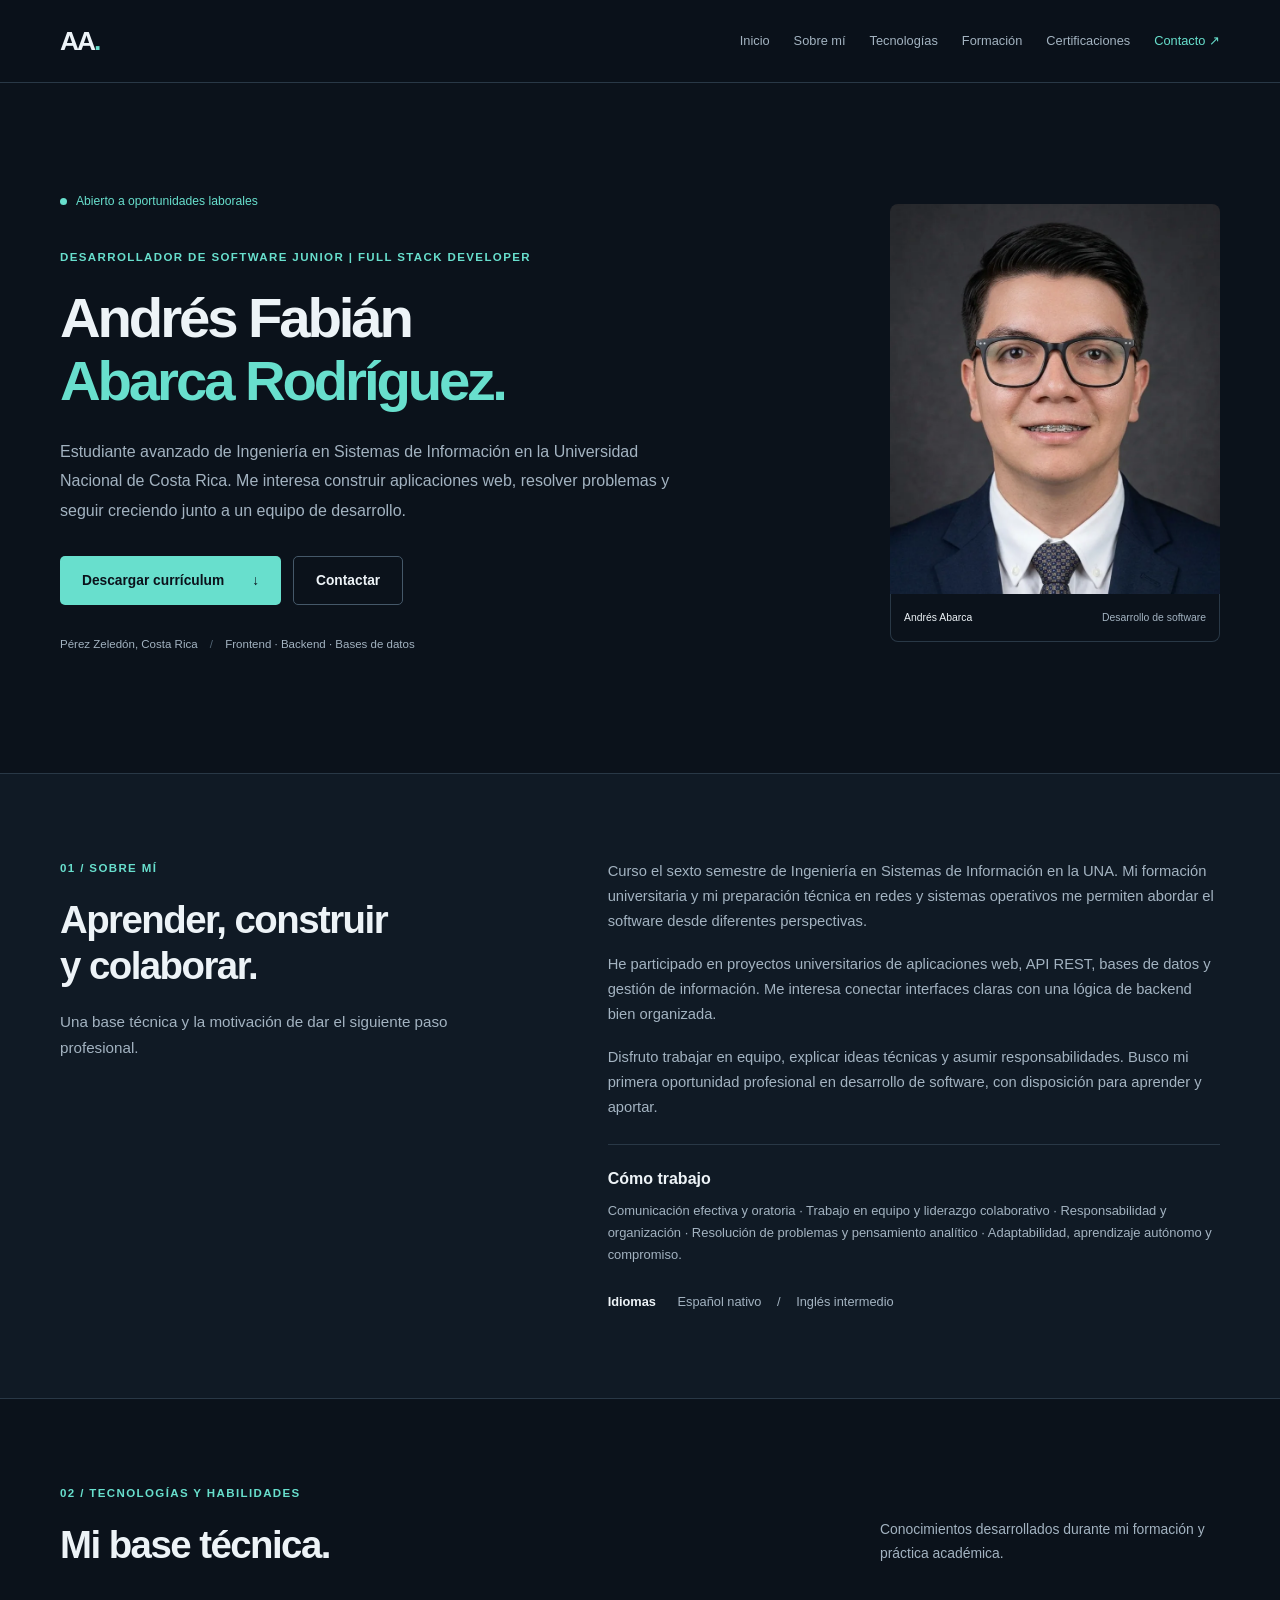
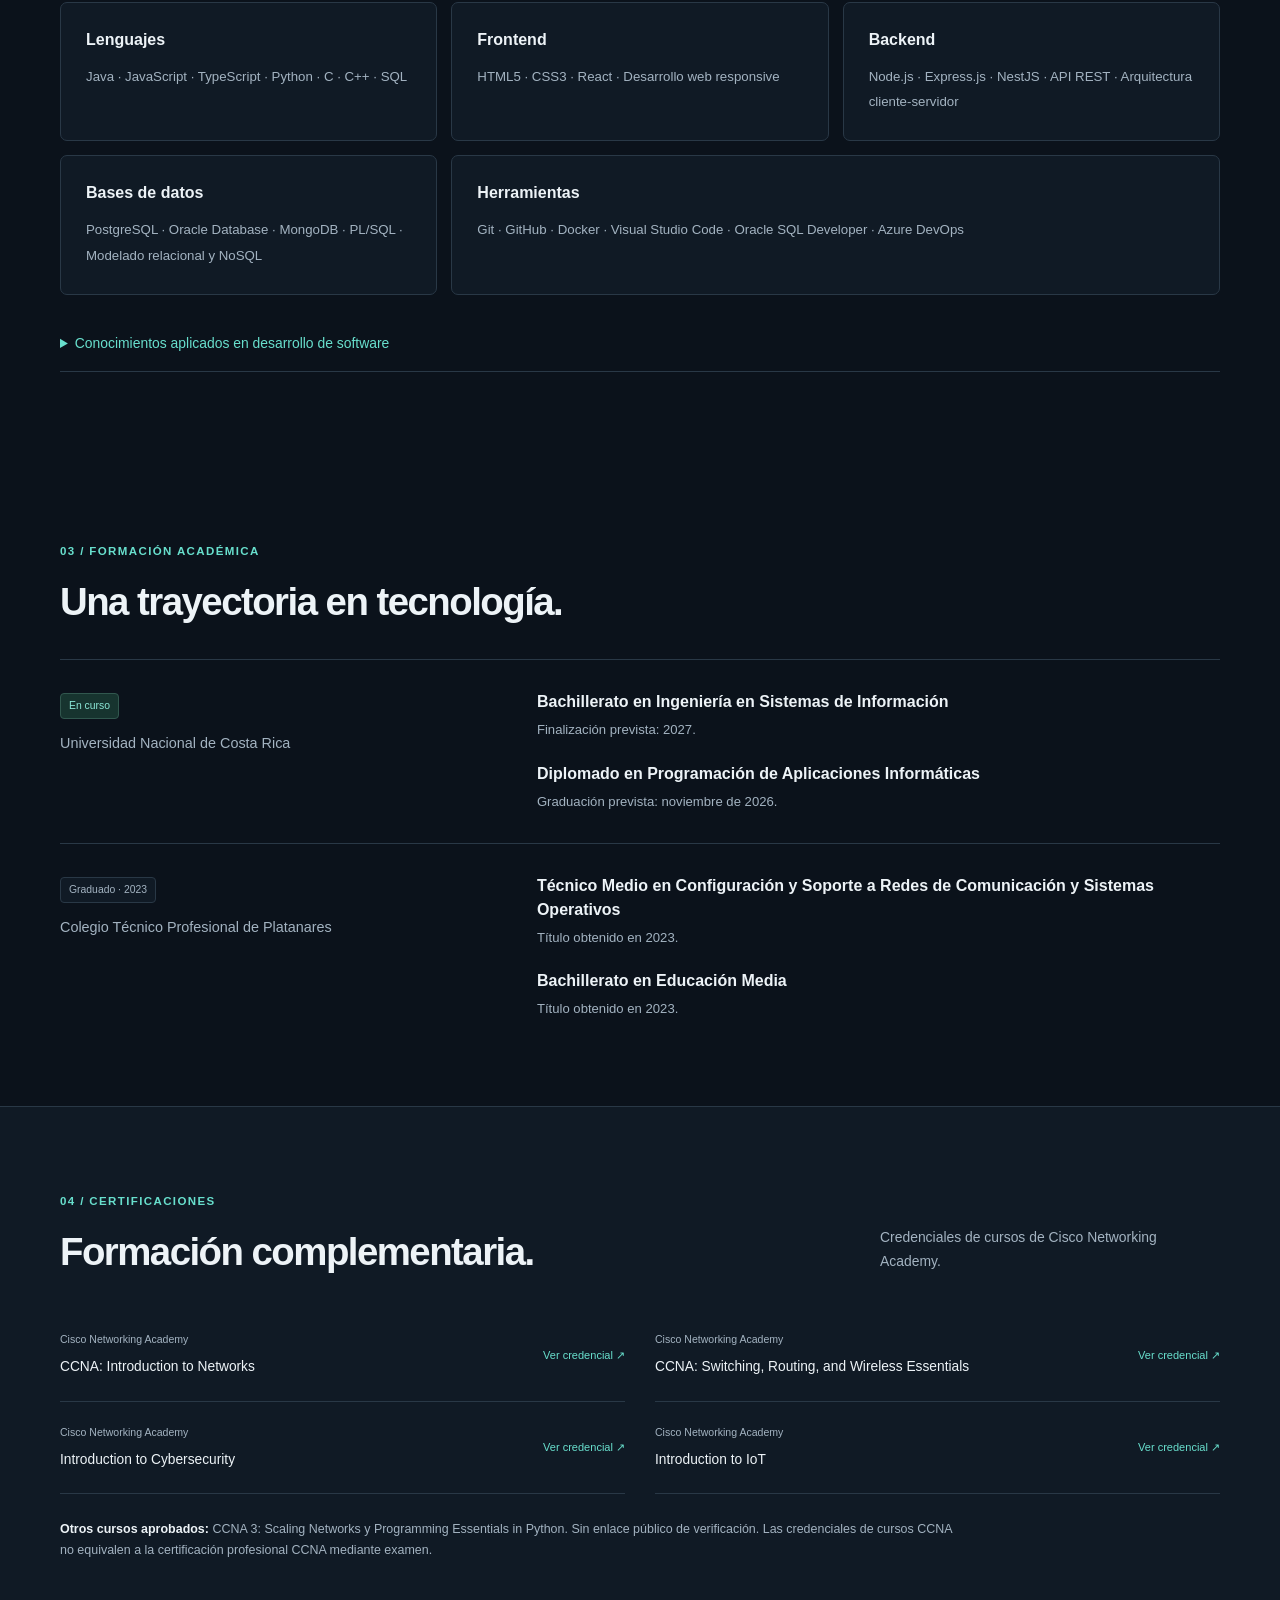
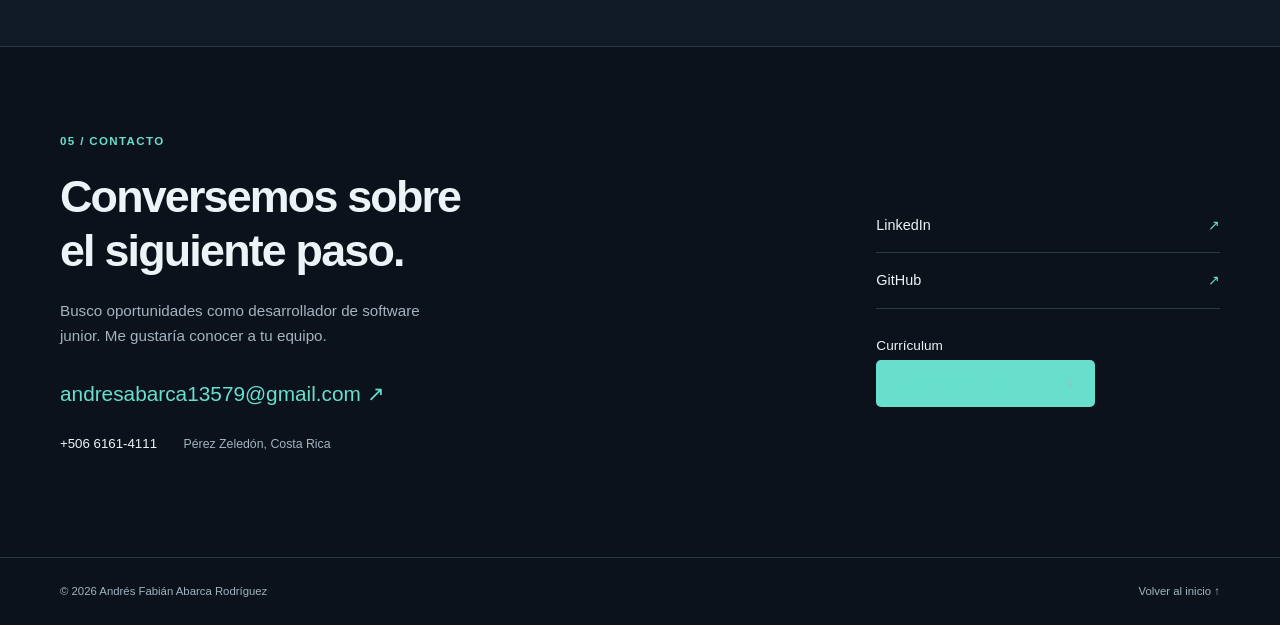
<file: index.html>
<!DOCTYPE html>
<html lang="es">
<head>
  <meta charset="UTF-8">
  <meta name="viewport" content="width=device-width, initial-scale=1">
  <meta name="theme-color" content="#0b121b">
  <title>Andrés Fabián Abarca Rodríguez | Desarrollador de Software Junior</title>
  <meta name="description" content="Portafolio de Andrés Fabián Abarca Rodríguez, desarrollador de software junior y estudiante de Ingeniería en Sistemas de Información en la UNA, Costa Rica.">
  <meta property="og:type" content="website">
  <meta property="og:locale" content="es_CR">
  <meta property="og:title" content="Andrés Fabián Abarca Rodríguez | Desarrollador de Software Junior">
  <meta property="og:description" content="Formación en desarrollo Full Stack, proyectos de interfaz y trayectoria académica. Pérez Zeledón, Costa Rica.">
  <link rel="stylesheet" href="css/styles.css">
  <script src="js/main.js" defer></script>
  <link rel="icon" type="image/svg+xml" href="img/favicon.svg">
</head>
<body>
<a class="skip-link" href="#contenido">Saltar al contenido</a>
<header class="navbar">
  <div class="container nav-inner">
    <a class="logo" href="#inicio" aria-label="Andrés Abarca, inicio">AA<span>.</span></a>
    <button class="menu-button" type="button" aria-expanded="false" aria-controls="navegacion" hidden>Menú <span aria-hidden="true">+</span></button>
    <nav id="navegacion" aria-label="Navegación principal">
      <a href="#inicio">Inicio</a><a href="#sobre-mi">Sobre mí</a><a href="#tecnologias">Tecnologías</a><a href="#formacion">Formación</a><a href="#certificaciones">Certificaciones</a><a class="nav-contact" href="#contacto">Contacto <span aria-hidden="true">↗</span></a>
    </nav>
  </div>
</header>
<main id="contenido" tabindex="-1">
<section id="inicio" class="hero container" aria-labelledby="hero-title">
  <div class="hero-copy">
    <p class="availability"><span aria-hidden="true"></span>Abierto a oportunidades laborales</p>
    <p class="eyebrow">Desarrollador de Software Junior | Full Stack Developer</p>
    <h1 id="hero-title">Andrés Fabián<br><span>Abarca Rodríguez.</span></h1>
    <p class="hero-desc">Estudiante avanzado de Ingeniería en Sistemas de Información en la Universidad Nacional de Costa Rica. Me interesa construir aplicaciones web, resolver problemas y seguir creciendo junto a un equipo de desarrollo.</p>
    <div class="actions"><a class="button primary" href="docs/CV_Andres_Abarca.pdf" download>Descargar currículum <span aria-hidden="true">↓</span></a><a class="button secondary" href="#contacto">Contactar</a>
</div>
    <p class="location">Pérez Zeledón, Costa Rica <span aria-hidden="true">/</span> Frontend · Backend · Bases de datos</p>
  </div>
  <figure class="portrait">
    <img src="img/perfil.webp" alt="Retrato de Andrés Fabián Abarca Rodríguez" width="420" height="480" fetchpriority="high">
    <figcaption><span>Andrés Abarca</span><span>Desarrollo de software</span></figcaption>
  </figure>
</section>
<section id="sobre-mi" class="section shaded" aria-labelledby="about-title">
<div class="container split">
  <div>
<p class="eyebrow">01 / Sobre mí</p>
<h2 id="about-title">Aprender, construir<br>y colaborar.</h2>
<p class="section-intro">Una base técnica y la motivación de dar el siguiente paso profesional.</p>
</div>
  <div class="prose">
<p>Curso el sexto semestre de Ingeniería en Sistemas de Información en la UNA. Mi formación universitaria y mi preparación técnica en redes y sistemas operativos me permiten abordar el software desde diferentes perspectivas.</p>
<p>He participado en proyectos universitarios de aplicaciones web, API REST, bases de datos y gestión de información. Me interesa conectar interfaces claras con una lógica de backend bien organizada.</p>
<p>Disfruto trabajar en equipo, explicar ideas técnicas y asumir responsabilidades. Busco mi primera oportunidad profesional en desarrollo de software, con disposición para aprender y aportar.</p>
  <div class="competencies">
<h3>Cómo trabajo</h3>
<p>Comunicación efectiva y oratoria · Trabajo en equipo y liderazgo colaborativo · Responsabilidad y organización · Resolución de problemas y pensamiento analítico · Adaptabilidad, aprendizaje autónomo y compromiso.</p>
</div>
  <p class="languages"><strong>Idiomas</strong> Español nativo <span aria-hidden="true">/</span> Inglés intermedio</p>
</div>
</div>
</section>
<section id="tecnologias" class="section container" aria-labelledby="skills-title">
  <div class="section-heading">
<div>
<p class="eyebrow">02 / Tecnologías y habilidades</p>
<h2 id="skills-title">Mi base técnica.</h2>
</div>
<p>Conocimientos desarrollados durante mi formación y práctica académica.</p>
</div>
  <div class="skills-grid">
<article class="skill-card">
<h3>Lenguajes</h3>
<p>Java · JavaScript · TypeScript · Python · C · C++ · SQL</p>
</article>
<article class="skill-card">
<h3>Frontend</h3>
<p>HTML5 · CSS3 · React · Desarrollo web responsive</p>
</article>
<article class="skill-card">
<h3>Backend</h3>
<p>Node.js · Express.js · NestJS · API REST · Arquitectura cliente-servidor</p>
</article>
<article class="skill-card">
<h3>Bases de datos</h3>
<p>PostgreSQL · Oracle Database · MongoDB · PL/SQL · Modelado relacional y NoSQL</p>
</article>
<article class="skill-card">
<h3>Herramientas</h3>
<p>Git · GitHub · Docker · Visual Studio Code · Oracle SQL Developer · Azure DevOps</p>
</article>
</div>
  <details class="knowledge">
<summary>Conocimientos aplicados en desarrollo de software</summary>
<div class="knowledge-grid">
<p><strong>Aplicaciones</strong>Desarrollo Full Stack, diseño e integración de API REST, integración frontend/backend, JWT y control de acceso basado en roles (RBAC).</p>
<p><strong>Datos</strong>Diseño y normalización de bases de datos, SQL avanzado, transacciones, control de concurrencia, optimización de consultas e índices.</p>
<p><strong>Colaboración</strong>Control de versiones y desarrollo colaborativo de software.</p>
</div>
</details>
</section>
<section id="formacion" class="section container" aria-labelledby="education-title">
  <div class="section-heading">
<div>
<p class="eyebrow">03 / Formación académica</p>
<h2 id="education-title">Una trayectoria en tecnología.</h2>
</div>
</div>
  <div class="education-list">
<article class="education">
<div><span class="badge">En curso</span>
<p class="institution">Universidad Nacional de Costa Rica</p>
</div>
<div>
<h3>Bachillerato en Ingeniería en Sistemas de Información</h3>
<p>Finalización prevista: 2027.</p>
<h3>Diplomado en Programación de Aplicaciones Informáticas</h3>
<p>Graduación prevista: noviembre de 2026.</p>
</div>
</article>
<article class="education">
<div><span class="badge neutral">Graduado · 2023</span>
<p class="institution">Colegio Técnico Profesional de Platanares</p>
</div>
<div>
<h3>Técnico Medio en Configuración y Soporte a Redes de Comunicación y Sistemas Operativos</h3>
<p>Título obtenido en 2023.</p>
<h3>Bachillerato en Educación Media</h3>
<p>Título obtenido en 2023.</p>
</div>
</article>
</div>
</section>
<section id="certificaciones" class="section shaded" aria-labelledby="cert-title">
<div class="container">
<div class="section-heading">
<div>
<p class="eyebrow">04 / Certificaciones</p>
<h2 id="cert-title">Formación complementaria.</h2>
</div>
<p>Credenciales de cursos de Cisco Networking Academy.</p>
</div>
<div class="credentials"><a class="credential" href="https://www.credly.com/badges/01904e29-af56-44f9-8540-bbf5c30975ac" target="_blank" rel="noopener noreferrer"><span><small>Cisco Networking Academy</small><strong>CCNA: Introduction to Networks</strong></span><span class="verify">Ver credencial ↗</span></a><a class="credential" href="https://www.credly.com/badges/5efcec25-fd9c-4533-968e-fcad071d74d2" target="_blank" rel="noopener noreferrer"><span><small>Cisco Networking Academy</small><strong>CCNA: Switching, Routing, and Wireless Essentials</strong></span><span class="verify">Ver credencial ↗</span></a><a class="credential" href="https://www.credly.com/badges/53df681c-1d0b-44a9-a2da-f9d5e2678439" target="_blank" rel="noopener noreferrer"><span><small>Cisco Networking Academy</small><strong>Introduction to Cybersecurity</strong></span><span class="verify">Ver credencial ↗</span></a><a class="credential" href="https://www.credly.com/badges/8c3eed13-86f9-45c9-8f5b-d89526bd404c" target="_blank" rel="noopener noreferrer"><span><small>Cisco Networking Academy</small><strong>Introduction to IoT</strong></span><span class="verify">Ver credencial ↗</span></a>
</div>
<p class="course-note"><strong>Otros cursos aprobados:</strong> CCNA 3: Scaling Networks y Programming Essentials in Python. Sin enlace público de verificación. Las credenciales de cursos CCNA no equivalen a la certificación profesional CCNA mediante examen.</p>
</div>
</section>
<section id="contacto" class="section container contact" aria-labelledby="contact-title">
<div>
<p class="eyebrow">05 / Contacto</p>
<h2 id="contact-title">Conversemos sobre<br>el siguiente paso.</h2>
<p class="section-intro">Busco oportunidades como desarrollador de software junior. Me gustaría conocer a tu equipo.</p><a class="email-link" href="mailto:andresabarca13579@gmail.com">andresabarca13579@gmail.com <span aria-hidden="true">↗</span></a>
<p><a class="phone" href="tel:+50661614111">+506 6161-4111</a> <span class="contact-location">Pérez Zeledón, Costa Rica</span></p>
</div>
<div class="contact-aside"><a href="https://www.linkedin.com/in/andrés-fabián-abarca-rodriguez-752339442" target="_blank" rel="noopener noreferrer">LinkedIn <span aria-hidden="true">↗</span></a><a href="https://github.com/AndresFabianAbarcaRodriguez" target="_blank" rel="noopener noreferrer">GitHub <span aria-hidden="true">↗</span></a>
<div class="cv">
<p>Currículum</p>
<a class="button primary cv-download" href="docs/CV_Andres_Abarca.pdf" download>Descargar currículum <span aria-hidden="true">↓</span></a>
</div>
</div>
</section>
</main>
<footer>
<div class="container footer-inner">
<p>© 2026 Andrés Fabián Abarca Rodríguez</p><a href="#inicio">Volver al inicio ↑</a>
</div></footer>
</body>
</html>
</file>
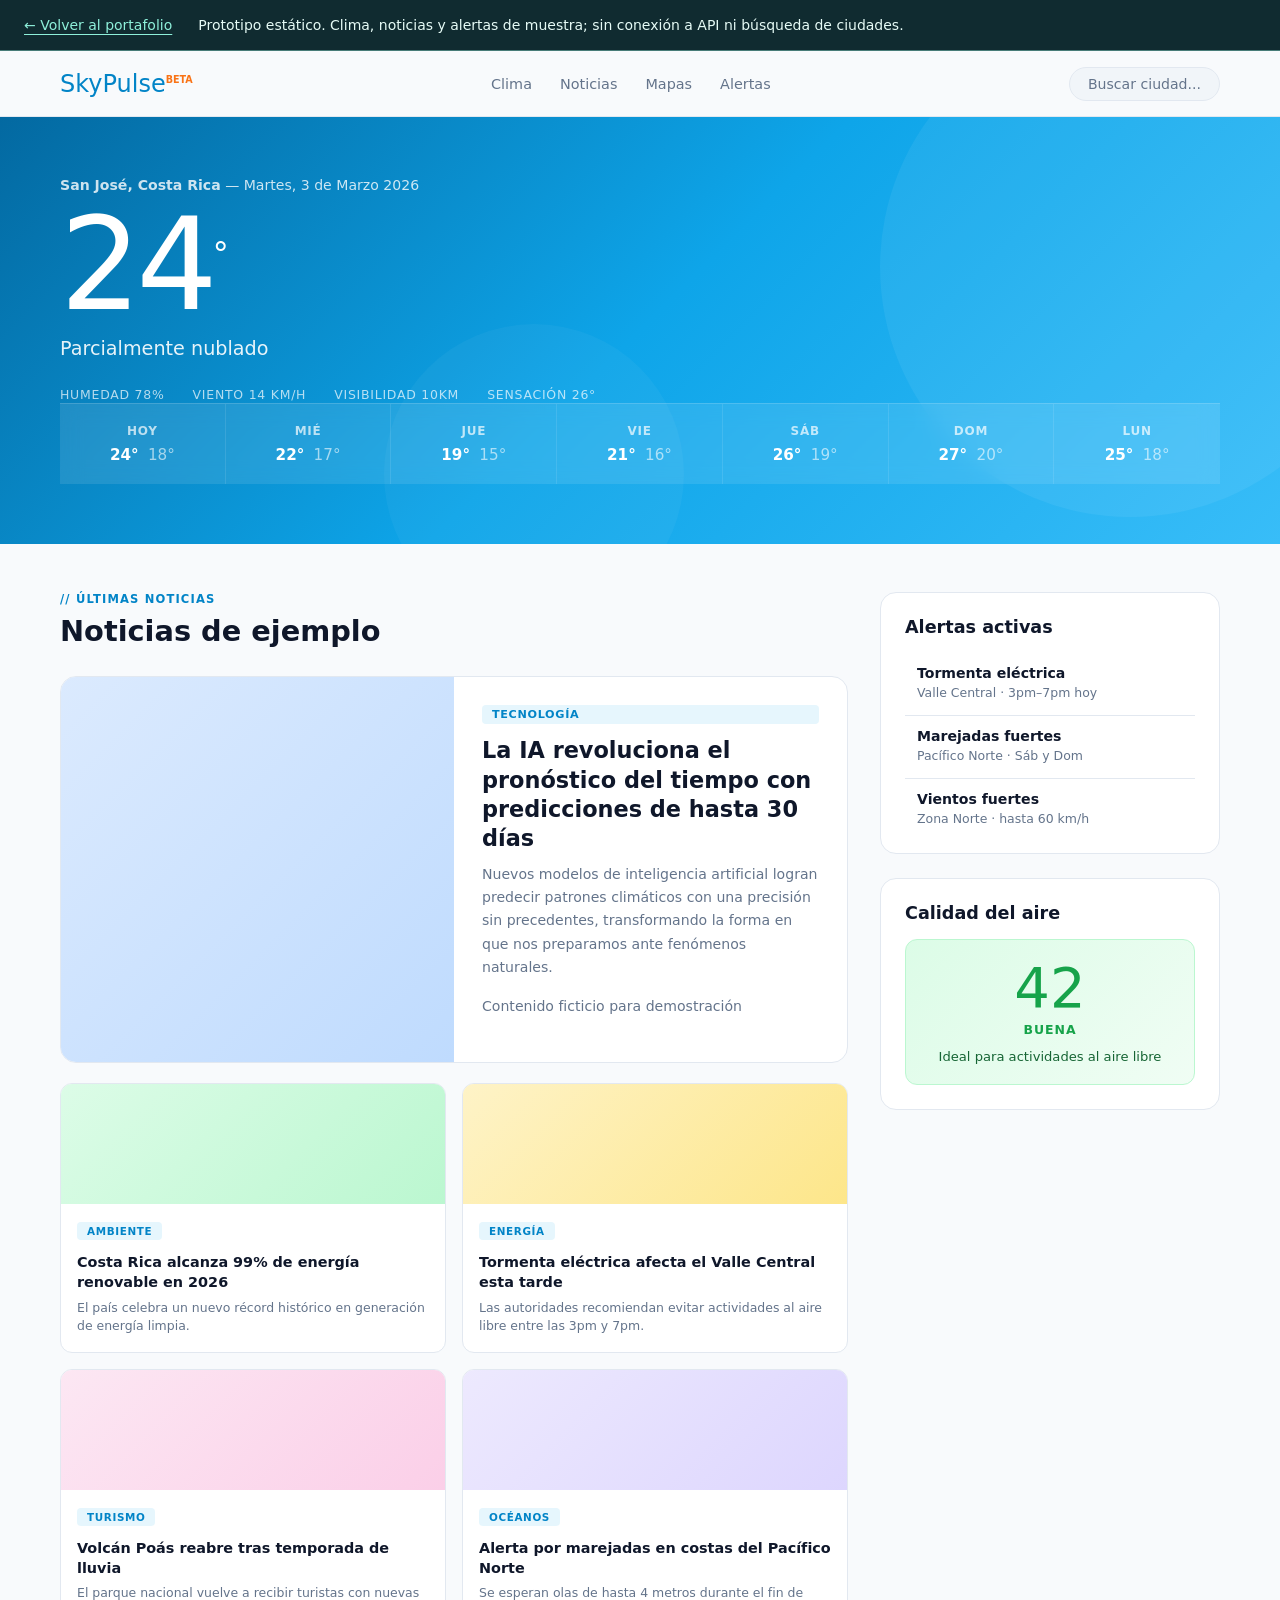
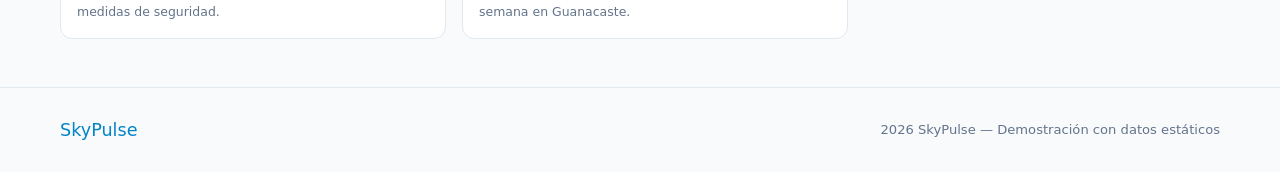
<file: proyecto-clima.html>
<!DOCTYPE html>
<html lang="es">
<head>
  <meta charset="UTF-8"/>
  <meta name="viewport" content="width=device-width, initial-scale=1.0"/>
  <title>SkyPulse — Clima & Noticias</title>
  <style>
    *, *::before, *::after { margin:0; padding:0; box-sizing:border-box; }
    :root {
      --sky: #0ea5e9;
      --sky2: #0284c7;
      --warm: #f97316;
      --bg: #f8fafc;
      --bg2: #f1f5f9;
      --card: #ffffff;
      --text: #0f172a;
      --muted: #64748b;
      --border: #e2e8f0;
    }
    html { scroll-behavior: smooth; }
    body { background:var(--bg); color:var(--text); font-family:system-ui, sans-serif; overflow-x:hidden; }

    /* NAV */
    nav {
      position:sticky; top:0; z-index:100;
      display:flex; align-items:center; justify-content:space-between;
      padding:0 60px; height:66px;
      background:rgba(248,250,252,.95);
      backdrop-filter:blur(12px);
      border-bottom:1px solid var(--border);
    }
    .nav-logo { font-family:system-ui, sans-serif; font-size:1.5rem; color:var(--sky2); }
    .nav-logo sup { font-size:.6rem; color:var(--warm); font-family:system-ui, sans-serif; font-weight:700; vertical-align:super; }
    .nav-links { display:flex; gap:28px; list-style:none; }
    .nav-links a { text-decoration:none; color:var(--muted); font-size:.9rem; font-weight:500; transition:color .2s; }
    .nav-links a:hover, .nav-links a.active { color:var(--sky2); }
    .nav-search {
      display:flex; align-items:center; gap:8px;
      background:var(--bg2); border:1px solid var(--border);
      border-radius:100px; padding:8px 18px;
      font-size:.88rem; color:var(--muted);
      cursor:default; transition:border-color .2s;
    }
    .nav-search:hover { border-color:var(--sky); }

    /* WEATHER HERO */
    .weather-hero {
      background:linear-gradient(135deg,#0369a1 0%,#0ea5e9 50%,#38bdf8 100%);
      padding:60px;
      color:#fff;
      position:relative; overflow:hidden;
    }
    .weather-hero::before {
      content:'';
      position:absolute; top:-100px; right:-100px;
      width:500px; height:500px; border-radius:50%;
      background:rgba(255,255,255,.06);
    }
    .weather-hero::after {
      content:'';
      position:absolute; bottom:-80px; left:30%;
      width:300px; height:300px; border-radius:50%;
      background:rgba(255,255,255,.04);
    }
    .weather-grid { display:grid; grid-template-columns:1fr auto; gap:60px; align-items:center; position:relative; z-index:1; }
    .weather-location { font-size:.88rem; font-weight:500; opacity:.8; margin-bottom:8px; }
    .weather-location span { font-weight:700; }
    .weather-temp {
      font-family:system-ui, sans-serif;
      font-size:clamp(4rem,10vw,8rem);
      line-height:1; letter-spacing:-.04em;
      margin-bottom:8px;
    }
    .weather-temp sup { font-size:2rem; vertical-align:super; }
    .weather-desc { font-size:1.2rem; opacity:.9; margin-bottom:20px; font-weight:300; }
    .weather-meta { display:flex; gap:28px; }
    .weather-meta-item { text-align:center; }
    .weather-meta-item span:first-child { display:block; font-size:1.4rem; margin-bottom:4px; }
    .weather-meta-item span:last-child { font-size:.78rem; opacity:.7; font-weight:500; text-transform:uppercase; letter-spacing:.06em; }
    .weather-icon { font-size:8rem; text-align:center; filter:drop-shadow(0 8px 32px rgba(0,0,0,.2)); }

    /* FORECAST */
    .forecast {
      display:grid; grid-template-columns:repeat(7,1fr); gap:0;
      background:rgba(255,255,255,.1);
      backdrop-filter:blur(10px);
      border-top:1px solid rgba(255,255,255,.15);
    }
    .forecast-item {
      padding:20px 12px; text-align:center; color:#fff;
      border-right:1px solid rgba(255,255,255,.1);
      transition:background .2s;
    }
    .forecast-item:last-child { border-right:none; }
    .forecast-item:hover { background:rgba(255,255,255,.1); }
    .forecast-day { font-size:.75rem; font-weight:600; opacity:.7; text-transform:uppercase; letter-spacing:.06em; margin-bottom:8px; }
    .forecast-icon { font-size:1.6rem; margin-bottom:8px; }
    .forecast-temp { font-weight:700; font-size:.95rem; }
    .forecast-temp span { font-weight:300; opacity:.6; margin-left:4px; }

    /* MAIN CONTENT */
    .main { display:grid; grid-template-columns:1fr 340px; gap:32px; padding:48px 60px; max-width:1400px; margin:0 auto; }

    /* NOTICIAS */
    .section-tag { font-size:.72rem; font-weight:700; color:var(--sky2); letter-spacing:.1em; text-transform:uppercase; margin-bottom:8px; }
    .section-title { font-family:system-ui, sans-serif; font-size:1.8rem; color:var(--text); margin-bottom:28px; }

    .news-featured {
      background:var(--card); border-radius:16px;
      overflow:hidden; border:1px solid var(--border);
      margin-bottom:20px;
      display:grid; grid-template-columns:1fr 1fr;
      transition:box-shadow .2s; cursor:default;
    }
    .news-featured:hover { box-shadow:0 8px 32px rgba(0,0,0,.08); }
    .news-featured-img {
      background:linear-gradient(135deg,#dbeafe,#bfdbfe);
      display:flex; align-items:center; justify-content:center;
      font-size:5rem; min-height:220px;
    }
    .news-featured-body { padding:28px; display:flex; flex-direction:column; justify-content:center; }
    .news-cat {
      display:inline-block;
      font-size:.7rem; font-weight:700;
      color:var(--sky2); background:rgba(14,165,233,.1);
      padding:3px 10px; border-radius:4px;
      text-transform:uppercase; letter-spacing:.06em;
      margin-bottom:12px;
    }
    .news-featured-body h2 { font-family:system-ui, sans-serif; font-size:1.4rem; line-height:1.3; margin-bottom:10px; }
    .news-featured-body p { color:var(--muted); font-size:.88rem; line-height:1.65; margin-bottom:16px; font-weight:300; }
    .news-meta { font-size:.78rem; color:var(--muted); }
    .news-meta strong { color:var(--text); }

    .news-grid { display:grid; grid-template-columns:1fr 1fr; gap:16px; }
    .news-card {
      background:var(--card); border-radius:12px;
      border:1px solid var(--border); overflow:hidden;
      transition:box-shadow .2s, transform .2s; cursor:default;
    }
    .news-card:hover { box-shadow:0 8px 24px rgba(0,0,0,.07); transform:translateY(-2px); }
    .news-card-img {
      height:120px;
      display:flex; align-items:center; justify-content:center;
      font-size:3rem;
    }
    .nc1 { background:linear-gradient(135deg,#dcfce7,#bbf7d0); }
    .nc2 { background:linear-gradient(135deg,#fef3c7,#fde68a); }
    .nc3 { background:linear-gradient(135deg,#fce7f3,#fbcfe8); }
    .nc4 { background:linear-gradient(135deg,#ede9fe,#ddd6fe); }
    .news-card-body { padding:16px; }
    .news-card-body h3 { font-size:.9rem; font-weight:600; line-height:1.4; margin-bottom:6px; }
    .news-card-body p { color:var(--muted); font-size:.78rem; line-height:1.5; }

    /* SIDEBAR */
    .sidebar { display:flex; flex-direction:column; gap:24px; }
    .widget {
      background:var(--card); border-radius:16px;
      border:1px solid var(--border); padding:24px;
    }
    .widget-title { font-family:system-ui, sans-serif; font-size:1.1rem; margin-bottom:16px; }
    .alert-item {
      display:flex; gap:12px; align-items:flex-start;
      padding:12px 0; border-bottom:1px solid var(--border);
    }
    .alert-item:last-child { border-bottom:none; padding-bottom:0; }
    .alert-icon { font-size:1.4rem; flex-shrink:0; margin-top:2px; }
    .alert-text h4 { font-size:.88rem; font-weight:600; margin-bottom:3px; }
    .alert-text p { font-size:.78rem; color:var(--muted); line-height:1.5; }
    .air-quality {
      background:linear-gradient(135deg,#dcfce7,#f0fdf4);
      border-radius:12px; padding:20px; text-align:center;
      border:1px solid #bbf7d0;
    }
    .aq-num { font-family:system-ui, sans-serif; font-size:3.5rem; color:#16a34a; line-height:1; }
    .aq-label { font-size:.78rem; font-weight:600; color:#16a34a; text-transform:uppercase; letter-spacing:.08em; margin:6px 0 12px; }
    .aq-desc { font-size:.82rem; color:#4ade80; }
    .trend-item {
      display:flex; justify-content:space-between; align-items:center;
      padding:10px 0; border-bottom:1px solid var(--border);
    }
    .trend-item:last-child { border-bottom:none; }
    .trend-num { font-size:.72rem; color:var(--muted); width:20px; }
    .trend-topic { font-size:.88rem; font-weight:500; flex:1; padding:0 12px; }
    .trend-count { font-size:.75rem; color:var(--sky2); font-weight:600; }

    footer {
      padding:32px 60px;
      border-top:1px solid var(--border);
      display:flex; justify-content:space-between; align-items:center;
      color:var(--muted); font-size:.82rem;
    }
    .footer-logo { font-family:system-ui, sans-serif; font-size:1.1rem; color:var(--sky2); }

    @media(max-width:768px) {
      nav { padding:0 20px; }
      .nav-links { display:none; }
      .weather-hero { padding:32px 20px; }
      .weather-grid { grid-template-columns:1fr; }
      .weather-icon { display:none; }
      .forecast { grid-template-columns:repeat(4,1fr); }
      .forecast-item:nth-child(n+5) { display:none; }
      .main { grid-template-columns:1fr; padding:32px 20px; }
      .news-featured { grid-template-columns:1fr; }
      .news-grid { grid-template-columns:1fr; }
      footer { flex-direction:column; gap:8px; padding:24px 20px; }
    }
  </style>
  <meta name="description" content="Prototipo estático. Clima, noticias y alertas de muestra; sin conexión a API ni búsqueda de ciudades.">
  <link rel="stylesheet" href="css/demos.css">
  <link rel="icon" type="image/svg+xml" href="img/favicon.svg">
</head>
<body class="demo-clima">
  <aside class="demo-notice" aria-label="Acerca de esta demostración"><a href="index.html">← Volver al portafolio</a><p>Prototipo estático. Clima, noticias y alertas de muestra; sin conexión a API ni búsqueda de ciudades.</p></aside>
  <main id="demo-contenido">

  <nav>
    <div class="nav-logo">SkyPulse<sup>BETA</sup></div>
    <ul class="nav-links">
      <li><span class="active">Clima</span></li>
      <li><span>Noticias</span></li>
      <li><span>Mapas</span></li>
      <li><span>Alertas</span></li>
    </ul>
    <div class="nav-search"> Buscar ciudad...</div>
  </nav>

  <!-- WEATHER HERO -->
  <div class="weather-hero" id="clima">
    <div class="weather-grid">
      <div>
        <p class="weather-location"> <span>San José, Costa Rica</span> — Martes, 3 de Marzo 2026</p>
        <div class="weather-temp">24<sup>°</sup></div>
        <p class="weather-desc"> Parcialmente nublado</p>
        <div class="weather-meta">
          <div class="weather-meta-item"><span></span><span>Humedad 78%</span></div>
          <div class="weather-meta-item"><span></span><span>Viento 14 km/h</span></div>
          <div class="weather-meta-item"><span></span><span>Visibilidad 10km</span></div>
          <div class="weather-meta-item"><span></span><span>Sensación 26°</span></div>
        </div>
      </div>
      <div class="weather-icon"></div>
    </div>
    <div class="forecast">
      <div class="forecast-item"><div class="forecast-day">Hoy</div><div class="forecast-icon"></div><div class="forecast-temp">24° <span>18°</span></div></div>
      <div class="forecast-item"><div class="forecast-day">Mié</div><div class="forecast-icon"></div><div class="forecast-temp">22° <span>17°</span></div></div>
      <div class="forecast-item"><div class="forecast-day">Jue</div><div class="forecast-icon"></div><div class="forecast-temp">19° <span>15°</span></div></div>
      <div class="forecast-item"><div class="forecast-day">Vie</div><div class="forecast-icon"></div><div class="forecast-temp">21° <span>16°</span></div></div>
      <div class="forecast-item"><div class="forecast-day">Sáb</div><div class="forecast-icon"></div><div class="forecast-temp">26° <span>19°</span></div></div>
      <div class="forecast-item"><div class="forecast-day">Dom</div><div class="forecast-icon"></div><div class="forecast-temp">27° <span>20°</span></div></div>
      <div class="forecast-item"><div class="forecast-day">Lun</div><div class="forecast-icon"></div><div class="forecast-temp">25° <span>18°</span></div></div>
    </div>
  </div>

  <!-- MAIN CONTENT -->
  <div class="main">
    <div>
      <p class="section-tag">// últimas noticias</p>
      <h1 class="section-title" id="noticias">Noticias de ejemplo</h1>

      <div class="news-featured">
        <div class="news-featured-img"></div>
        <div class="news-featured-body">
          <span class="news-cat">Tecnología</span>
          <h2>La IA revoluciona el pronóstico del tiempo con predicciones de hasta 30 días</h2>
          <p>Nuevos modelos de inteligencia artificial logran predecir patrones climáticos con una precisión sin precedentes, transformando la forma en que nos preparamos ante fenómenos naturales.</p>
          <p class="news-meta">Contenido ficticio para demostración</p>
        </div>
      </div>

      <div class="news-grid">
        <div class="news-card">
          <div class="news-card-img nc1"></div>
          <div class="news-card-body">
            <span class="news-cat" style="font-size:.65rem">Ambiente</span>
            <h3>Costa Rica alcanza 99% de energía renovable en 2026</h3>
            <p>El país celebra un nuevo récord histórico en generación de energía limpia.</p>
          </div>
        </div>
        <div class="news-card">
          <div class="news-card-img nc2"></div>
          <div class="news-card-body">
            <span class="news-cat" style="font-size:.65rem">Energía</span>
            <h3>Tormenta eléctrica afecta el Valle Central esta tarde</h3>
            <p>Las autoridades recomiendan evitar actividades al aire libre entre las 3pm y 7pm.</p>
          </div>
        </div>
        <div class="news-card">
          <div class="news-card-img nc3"></div>
          <div class="news-card-body">
            <span class="news-cat" style="font-size:.65rem">Turismo</span>
            <h3>Volcán Poás reabre tras temporada de lluvia</h3>
            <p>El parque nacional vuelve a recibir turistas con nuevas medidas de seguridad.</p>
          </div>
        </div>
        <div class="news-card">
          <div class="news-card-img nc4"></div>
          <div class="news-card-body">
            <span class="news-cat" style="font-size:.65rem">Océanos</span>
            <h3>Alerta por marejadas en costas del Pacífico Norte</h3>
            <p>Se esperan olas de hasta 4 metros durante el fin de semana en Guanacaste.</p>
          </div>
        </div>
      </div>
    </div>

    <!-- SIDEBAR -->
    <div class="sidebar">
      <div class="widget">
        <h3 class="widget-title"> Alertas activas</h3>
        <div class="alert-item">
          <span class="alert-icon"></span>
          <div class="alert-text"><h4>Tormenta eléctrica</h4><p>Valle Central · 3pm–7pm hoy</p></div>
        </div>
        <div class="alert-item">
          <span class="alert-icon"></span>
          <div class="alert-text"><h4>Marejadas fuertes</h4><p>Pacífico Norte · Sáb y Dom</p></div>
        </div>
        <div class="alert-item">
          <span class="alert-icon"></span>
          <div class="alert-text"><h4>Vientos fuertes</h4><p>Zona Norte · hasta 60 km/h</p></div>
        </div>
      </div>

      <div class="widget">
        <h3 class="widget-title"> Calidad del aire</h3>
        <div class="air-quality">
          <div class="aq-num">42</div>
          <div class="aq-label">Buena</div>
          <div class="aq-desc">Ideal para actividades al aire libre</div>
        </div>
      </div>

    </div>
  </div>
  <footer>
    <div class="footer-logo">SkyPulse</div>
    <p> 2026 SkyPulse — Demostración con datos estáticos</p>
  </footer>

  </main>
</body>
</html>
</file>
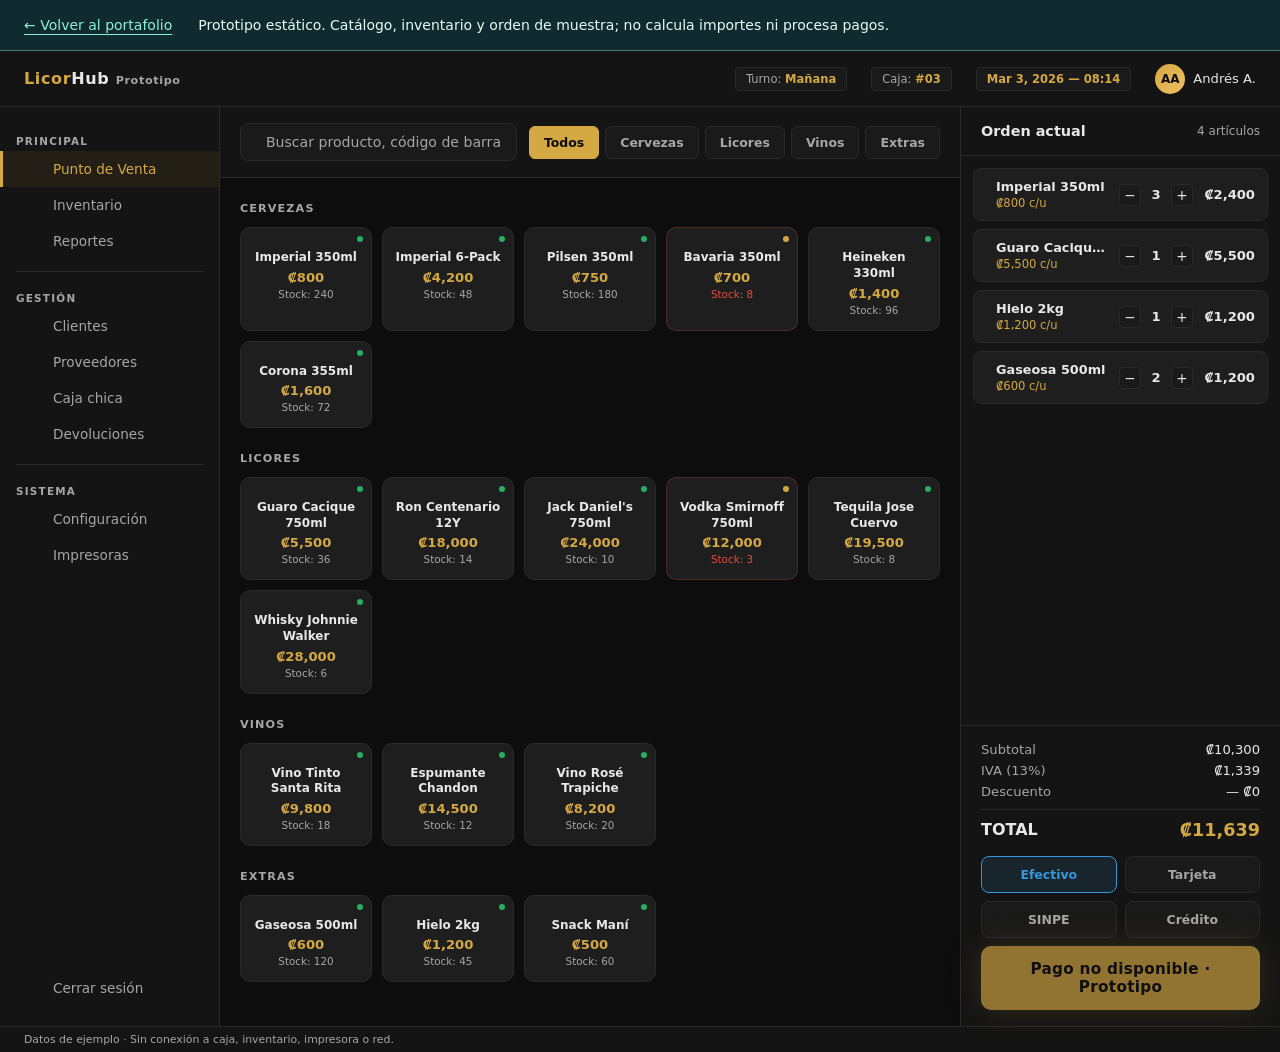
<file: proyecto-pos.html>
<!DOCTYPE html>
<html lang="es">
<head>
  <meta charset="UTF-8"/>
  <meta name="viewport" content="width=device-width, initial-scale=1.0"/>
  <title>LicorPOS — Sistema de Punto de Venta</title>
  <style>
    *, *::before, *::after { margin:0; padding:0; box-sizing:border-box; }
    :root {
      --bg:     #0d0d0d;
      --bg2:    #141414;
      --bg3:    #1a1a1a;
      --card:   #1e1e1e;
      --gold:   #d4a843;
      --gold2:  #f0c060;
      --red:    #e74c3c;
      --green:  #27ae60;
      --blue:   #3498db;
      --text:   #e8e8e8;
      --muted:  #666;
      --border: #2a2a2a;
    }
    html { scroll-behavior:smooth; }
    body { background:var(--bg); color:var(--text); font-family:system-ui, sans-serif; overflow-x:hidden; }

    /* TOPBAR */
    .topbar {
      background:var(--bg2);
      border-bottom:1px solid var(--border);
      padding:0 24px;
      height:56px;
      display:flex; align-items:center; justify-content:space-between;
    }
    .topbar-logo {
      font-family:system-ui, sans-serif;
      font-size:1rem; font-weight:700;
      color:var(--gold); letter-spacing:.04em;
    }
    .topbar-logo span { color:var(--text); }
    .topbar-info { display:flex; gap:24px; align-items:center; }
    .topbar-badge {
      font-family:system-ui, sans-serif;
      font-size:.72rem; color:var(--muted);
      background:var(--bg3); padding:4px 10px; border-radius:4px;
      border:1px solid var(--border);
    }
    .topbar-badge strong { color:var(--gold); }
    .topbar-user {
      display:flex; align-items:center; gap:8px;
      font-size:.82rem; color:var(--text);
    }
    .user-avatar {
      width:30px; height:30px; border-radius:50%;
      background:linear-gradient(135deg,var(--gold),var(--gold2));
      display:flex; align-items:center; justify-content:center;
      font-size:.75rem; font-weight:700; color:#0d0d0d;
    }

    /* LAYOUT */
    .layout { display:grid; grid-template-columns:220px 1fr 320px; height:calc(100vh - 56px); overflow:hidden; }

    /* SIDEBAR NAV */
    .sidenav {
      background:var(--bg2);
      border-right:1px solid var(--border);
      padding:20px 0;
      display:flex; flex-direction:column;
      overflow-y:auto;
    }
    .sidenav-section { padding:8px 16px 4px; font-size:.65rem; font-weight:700; color:var(--muted); letter-spacing:.12em; text-transform:uppercase; }
    .nav-item {
      display:flex; align-items:center; gap:10px;
      padding:10px 20px; cursor:default;
      font-size:.85rem; color:var(--muted);
      transition:color .15s, background .15s;
      border-left:3px solid transparent;
    }
    .nav-item:hover { background:var(--bg3); color:var(--text); }
    .nav-item.active { background:rgba(212,168,67,.08); color:var(--gold); border-left-color:var(--gold); }
    .nav-item .icon { font-size:1rem; width:20px; text-align:center; }
    .nav-divider { height:1px; background:var(--border); margin:12px 16px; }

    /* MAIN POS */
    .pos-main {
      display:flex; flex-direction:column;
      background:var(--bg); overflow:hidden;
    }

    /* SEARCH BAR */
    .pos-search {
      padding:16px 20px;
      border-bottom:1px solid var(--border);
      background:var(--bg2);
      display:flex; gap:12px; align-items:center;
    }
    .search-input {
      flex:1; background:var(--bg3);
      border:1px solid var(--border);
      border-radius:8px; padding:10px 16px;
      color:var(--text); font-size:.88rem;
      font-family:system-ui, sans-serif;
      outline:none; transition:border-color .2s;
    }
    .search-input:focus { border-color:var(--gold); }
    .search-input::placeholder { color:var(--muted); }
    .filter-tabs { display:flex; gap:6px; }
    .filter-tab {
      padding:8px 14px; border-radius:6px;
      font-size:.78rem; font-weight:600;
      cursor:default; transition:background .2s, color .2s;
      border:1px solid var(--border); color:var(--muted);
      background:var(--bg3);
    }
    .filter-tab.active { background:var(--gold); color:#0d0d0d; border-color:var(--gold); }
    .filter-tab:hover:not(.active) { border-color:var(--gold); color:var(--gold); }

    /* PRODUCTS GRID */
    .products-area { flex:1; overflow-y:auto; padding:20px; }
    .cat-label { font-size:.7rem; font-weight:700; color:var(--muted); letter-spacing:.1em; text-transform:uppercase; margin-bottom:12px; margin-top:4px; }
    .pos-grid { display:grid; grid-template-columns:repeat(auto-fill,minmax(130px,1fr)); gap:10px; margin-bottom:24px; }
    .pos-item {
      background:var(--card); border:1px solid var(--border);
      border-radius:10px; padding:14px 12px;
      cursor:default; transition:border-color .2s, transform .15s, background .2s;
      text-align:center; position:relative;
      user-select:none;
    }
    .pos-item:hover { border-color:var(--gold); background:rgba(212,168,67,.04); transform:scale(1.02); }
    .pos-item:active { transform:scale(.97); }
    .pos-item-emoji { font-size:2.2rem; display:block; margin-bottom:8px; }
    .pos-item-name { font-size:.75rem; font-weight:600; color:var(--text); margin-bottom:4px; line-height:1.3; }
    .pos-item-price { font-family:system-ui, sans-serif; font-size:.82rem; color:var(--gold); font-weight:700; }
    .pos-item-stock { font-size:.65rem; color:var(--muted); margin-top:3px; }
    .pos-item.low-stock { border-color:rgba(231,76,60,.25); }
    .pos-item.low-stock .pos-item-stock { color:var(--red); }
    .stock-dot {
      position:absolute; top:8px; right:8px;
      width:6px; height:6px; border-radius:50%;
    }
    .stock-dot.ok { background:var(--green); }
    .stock-dot.low { background:var(--gold); }
    .stock-dot.out { background:var(--red); }

    /* CART PANEL */
    .cart-panel {
      background:var(--bg2);
      border-left:1px solid var(--border);
      display:flex; flex-direction:column;
      overflow:hidden;
    }
    .cart-header {
      padding:16px 20px;
      border-bottom:1px solid var(--border);
      display:flex; justify-content:space-between; align-items:center;
    }
    .cart-header h3 { font-size:.9rem; font-weight:700; }
    .cart-header span { font-family:system-ui, sans-serif; font-size:.75rem; color:var(--muted); }
    .cart-items { flex:1; overflow-y:auto; padding:12px; }
    .cart-item {
      display:flex; align-items:center; gap:10px;
      background:var(--card); border:1px solid var(--border);
      border-radius:8px; padding:10px 12px;
      margin-bottom:8px;
    }
    .cart-item-emoji { font-size:1.5rem; flex-shrink:0; }
    .cart-item-info { flex:1; min-width:0; }
    .cart-item-name { font-size:.8rem; font-weight:600; white-space:nowrap; overflow:hidden; text-overflow:ellipsis; }
    .cart-item-price { font-family:system-ui, sans-serif; font-size:.72rem; color:var(--gold); margin-top:2px; }
    .cart-item-qty {
      display:flex; align-items:center; gap:6px;
      flex-shrink:0;
    }
    .qty-btn {
      width:22px; height:22px; border-radius:4px;
      background:var(--bg3); border:1px solid var(--border);
      color:var(--text); font-size:.85rem;
      display:flex; align-items:center; justify-content:center;
      cursor:default; transition:background .15s;
    }
    .qty-btn:hover { background:rgba(212,168,67,.15); border-color:var(--gold); color:var(--gold); }
    .qty-num { font-family:system-ui, sans-serif; font-size:.82rem; font-weight:700; width:18px; text-align:center; }
    .cart-item-total { font-family:system-ui, sans-serif; font-size:.82rem; font-weight:700; color:var(--text); flex-shrink:0; width:52px; text-align:right; }

    /* CART FOOTER */
    .cart-footer { border-top:1px solid var(--border); padding:16px 20px; }
    .cart-totals { margin-bottom:16px; }
    .total-row { display:flex; justify-content:space-between; font-size:.82rem; margin-bottom:6px; color:var(--muted); }
    .total-row span:last-child { font-family:system-ui, sans-serif; color:var(--text); }
    .total-row.grand { font-size:1rem; font-weight:700; color:var(--text); margin-top:10px; padding-top:10px; border-top:1px solid var(--border); }
    .total-row.grand span:last-child { color:var(--gold); font-size:1.1rem; }
    .pay-btns { display:grid; grid-template-columns:1fr 1fr; gap:8px; margin-bottom:8px; }
    .pay-btn {
      padding:10px; border-radius:8px;
      font-size:.78rem; font-weight:700;
      cursor:default; border:1px solid var(--border);
      background:var(--bg3); color:var(--muted);
      transition:all .2s; text-align:center;
    }
    .pay-btn:hover { border-color:var(--blue); color:var(--blue); background:rgba(52,152,219,.08); }
    .pay-btn.active { border-color:var(--blue); color:var(--blue); background:rgba(52,152,219,.12); }
    .btn-cobrar {
      width:100%; padding:14px;
      border-radius:10px; border:none;
      background:var(--gold);
      color:#0d0d0d; font-family:system-ui, sans-serif;
      font-size:.95rem; font-weight:800;
      cursor:default; letter-spacing:.02em;
      transition:transform .15s, box-shadow .2s;
      box-shadow:0 0 32px rgba(212,168,67,.25);
    }
    .btn-cobrar:hover { transform:translateY(-1px); box-shadow:0 0 48px rgba(212,168,67,.4); }

    /* STATUS BAR */
    .statusbar {
      background:var(--bg2);
      border-top:1px solid var(--border);
      padding:6px 24px;
      display:flex; gap:24px; align-items:center;
      font-family:system-ui, sans-serif;
      font-size:.68rem; color:var(--muted);
      grid-column:1/-1;
    }
    .status-dot { width:6px; height:6px; border-radius:50%; background:var(--green); display:inline-block; margin-right:4px; }

    @media(max-width:900px) {
      .layout { grid-template-columns:1fr; grid-template-rows:auto 1fr auto; }
      .sidenav { display:none; }
      .cart-panel { max-height:320px; }
    }
  </style>
  <meta name="description" content="Prototipo estático. Catálogo, inventario y orden de muestra; no calcula importes ni procesa pagos.">
  <link rel="stylesheet" href="css/demos.css">
  <link rel="icon" type="image/svg+xml" href="img/favicon.svg">
</head>
<body class="demo-pos">
  <aside class="demo-notice" aria-label="Acerca de esta demostración"><a href="index.html">← Volver al portafolio</a><p>Prototipo estático. Catálogo, inventario y orden de muestra; no calcula importes ni procesa pagos.</p></aside>
  <main id="demo-contenido">

  <!-- TOPBAR -->
  <div class="topbar">
    <h1 class="topbar-logo">Licor<span>Hub</span> <span style="color:var(--muted);font-size:.7rem">Prototipo</span></h1>
    <div class="topbar-info">
      <div class="topbar-badge">Turno: <strong>Mañana</strong></div>
      <div class="topbar-badge">Caja: <strong>#03</strong></div>
      <div class="topbar-badge"> <strong>Mar 3, 2026 — 08:14</strong></div>
      <div class="topbar-user">
        <div class="user-avatar">AA</div>
        Andrés A.
      </div>
    </div>
  </div>

  <div class="layout">

    <!-- SIDENAV -->
    <nav class="sidenav">
      <div class="sidenav-section">Principal</div>
      <div class="nav-item active"><span class="icon"></span> Punto de Venta</div>
      <div class="nav-item"><span class="icon"></span> Inventario</div>
      <div class="nav-item"><span class="icon"></span> Reportes</div>
      <div class="nav-divider"></div>
      <div class="sidenav-section">Gestión</div>
      <div class="nav-item"><span class="icon"></span> Clientes</div>
      <div class="nav-item"><span class="icon"></span> Proveedores</div>
      <div class="nav-item"><span class="icon"></span> Caja chica</div>
      <div class="nav-item"><span class="icon"></span> Devoluciones</div>
      <div class="nav-divider"></div>
      <div class="sidenav-section">Sistema</div>
      <div class="nav-item"><span class="icon"></span> Configuración</div>
      <div class="nav-item"><span class="icon"></span> Impresoras</div>
      <div class="nav-item" style="margin-top:auto;"><span class="icon"></span> Cerrar sesión</div>
    </nav>

    <!-- MAIN POS AREA -->
    <div class="pos-main">
      <div class="pos-search">
        <input class="search-input" type="text" placeholder="  Buscar producto, código de barras..."/>
        <div class="filter-tabs">
          <div class="filter-tab active">Todos</div>
          <div class="filter-tab">Cervezas</div>
          <div class="filter-tab">Licores</div>
          <div class="filter-tab">Vinos</div>
          <div class="filter-tab">Extras</div>
        </div>
      </div>

      <div class="products-area">
        <p class="cat-label"> Cervezas</p>
        <div class="pos-grid">
          <div class="pos-item">
            <div class="stock-dot ok"></div>
            <span class="pos-item-emoji"></span>
            <div class="pos-item-name">Imperial 350ml</div>
            <div class="pos-item-price">₡800</div>
            <div class="pos-item-stock">Stock: 240</div>
          </div>
          <div class="pos-item">
            <div class="stock-dot ok"></div>
            <span class="pos-item-emoji"></span>
            <div class="pos-item-name">Imperial 6-Pack</div>
            <div class="pos-item-price">₡4,200</div>
            <div class="pos-item-stock">Stock: 48</div>
          </div>
          <div class="pos-item">
            <div class="stock-dot ok"></div>
            <span class="pos-item-emoji"></span>
            <div class="pos-item-name">Pilsen 350ml</div>
            <div class="pos-item-price">₡750</div>
            <div class="pos-item-stock">Stock: 180</div>
          </div>
          <div class="pos-item low-stock">
            <div class="stock-dot low"></div>
            <span class="pos-item-emoji"></span>
            <div class="pos-item-name">Bavaria 350ml</div>
            <div class="pos-item-price">₡700</div>
            <div class="pos-item-stock"> Stock: 8</div>
          </div>
          <div class="pos-item">
            <div class="stock-dot ok"></div>
            <span class="pos-item-emoji"></span>
            <div class="pos-item-name">Heineken 330ml</div>
            <div class="pos-item-price">₡1,400</div>
            <div class="pos-item-stock">Stock: 96</div>
          </div>
          <div class="pos-item">
            <div class="stock-dot ok"></div>
            <span class="pos-item-emoji"></span>
            <div class="pos-item-name">Corona 355ml</div>
            <div class="pos-item-price">₡1,600</div>
            <div class="pos-item-stock">Stock: 72</div>
          </div>
        </div>

        <p class="cat-label"> Licores</p>
        <div class="pos-grid">
          <div class="pos-item">
            <div class="stock-dot ok"></div>
            <span class="pos-item-emoji"></span>
            <div class="pos-item-name">Guaro Cacique 750ml</div>
            <div class="pos-item-price">₡5,500</div>
            <div class="pos-item-stock">Stock: 36</div>
          </div>
          <div class="pos-item">
            <div class="stock-dot ok"></div>
            <span class="pos-item-emoji"></span>
            <div class="pos-item-name">Ron Centenario 12Y</div>
            <div class="pos-item-price">₡18,000</div>
            <div class="pos-item-stock">Stock: 14</div>
          </div>
          <div class="pos-item">
            <div class="stock-dot ok"></div>
            <span class="pos-item-emoji"></span>
            <div class="pos-item-name">Jack Daniel's 750ml</div>
            <div class="pos-item-price">₡24,000</div>
            <div class="pos-item-stock">Stock: 10</div>
          </div>
          <div class="pos-item low-stock">
            <div class="stock-dot low"></div>
            <span class="pos-item-emoji"></span>
            <div class="pos-item-name">Vodka Smirnoff 750ml</div>
            <div class="pos-item-price">₡12,000</div>
            <div class="pos-item-stock"> Stock: 3</div>
          </div>
          <div class="pos-item">
            <div class="stock-dot ok"></div>
            <span class="pos-item-emoji"></span>
            <div class="pos-item-name">Tequila Jose Cuervo</div>
            <div class="pos-item-price">₡19,500</div>
            <div class="pos-item-stock">Stock: 8</div>
          </div>
          <div class="pos-item">
            <div class="stock-dot ok"></div>
            <span class="pos-item-emoji"></span>
            <div class="pos-item-name">Whisky Johnnie Walker</div>
            <div class="pos-item-price">₡28,000</div>
            <div class="pos-item-stock">Stock: 6</div>
          </div>
        </div>

        <p class="cat-label"> Vinos</p>
        <div class="pos-grid">
          <div class="pos-item">
            <div class="stock-dot ok"></div>
            <span class="pos-item-emoji"></span>
            <div class="pos-item-name">Vino Tinto Santa Rita</div>
            <div class="pos-item-price">₡9,800</div>
            <div class="pos-item-stock">Stock: 18</div>
          </div>
          <div class="pos-item">
            <div class="stock-dot ok"></div>
            <span class="pos-item-emoji"></span>
            <div class="pos-item-name">Espumante Chandon</div>
            <div class="pos-item-price">₡14,500</div>
            <div class="pos-item-stock">Stock: 12</div>
          </div>
          <div class="pos-item">
            <div class="stock-dot ok"></div>
            <span class="pos-item-emoji"></span>
            <div class="pos-item-name">Vino Rosé Trapiche</div>
            <div class="pos-item-price">₡8,200</div>
            <div class="pos-item-stock">Stock: 20</div>
          </div>
        </div>

        <p class="cat-label"> Extras</p>
        <div class="pos-grid">
          <div class="pos-item">
            <div class="stock-dot ok"></div>
            <span class="pos-item-emoji"></span>
            <div class="pos-item-name">Gaseosa 500ml</div>
            <div class="pos-item-price">₡600</div>
            <div class="pos-item-stock">Stock: 120</div>
          </div>
          <div class="pos-item">
            <div class="stock-dot ok"></div>
            <span class="pos-item-emoji"></span>
            <div class="pos-item-name">Hielo 2kg</div>
            <div class="pos-item-price">₡1,200</div>
            <div class="pos-item-stock">Stock: 45</div>
          </div>
          <div class="pos-item">
            <div class="stock-dot ok"></div>
            <span class="pos-item-emoji"></span>
            <div class="pos-item-name">Snack Maní</div>
            <div class="pos-item-price">₡500</div>
            <div class="pos-item-stock">Stock: 60</div>
          </div>
        </div>
      </div>
    </div>

    <!-- CART PANEL -->
    <div class="cart-panel">
      <div class="cart-header">
        <h3> Orden actual</h3>
        <span>4 artículos</span>
      </div>

      <div class="cart-items">
        <div class="cart-item">
          <div class="cart-item-emoji"></div>
          <div class="cart-item-info">
            <div class="cart-item-name">Imperial 350ml</div>
            <div class="cart-item-price">₡800 c/u</div>
          </div>
          <div class="cart-item-qty">
            <div class="qty-btn">−</div>
            <div class="qty-num">3</div>
            <div class="qty-btn">+</div>
          </div>
          <div class="cart-item-total">₡2,400</div>
        </div>
        <div class="cart-item">
          <div class="cart-item-emoji"></div>
          <div class="cart-item-info">
            <div class="cart-item-name">Guaro Cacique 750ml</div>
            <div class="cart-item-price">₡5,500 c/u</div>
          </div>
          <div class="cart-item-qty">
            <div class="qty-btn">−</div>
            <div class="qty-num">1</div>
            <div class="qty-btn">+</div>
          </div>
          <div class="cart-item-total">₡5,500</div>
        </div>
        <div class="cart-item">
          <div class="cart-item-emoji"></div>
          <div class="cart-item-info">
            <div class="cart-item-name">Hielo 2kg</div>
            <div class="cart-item-price">₡1,200 c/u</div>
          </div>
          <div class="cart-item-qty">
            <div class="qty-btn">−</div>
            <div class="qty-num">1</div>
            <div class="qty-btn">+</div>
          </div>
          <div class="cart-item-total">₡1,200</div>
        </div>
        <div class="cart-item">
          <div class="cart-item-emoji"></div>
          <div class="cart-item-info">
            <div class="cart-item-name">Gaseosa 500ml</div>
            <div class="cart-item-price">₡600 c/u</div>
          </div>
          <div class="cart-item-qty">
            <div class="qty-btn">−</div>
            <div class="qty-num">2</div>
            <div class="qty-btn">+</div>
          </div>
          <div class="cart-item-total">₡1,200</div>
        </div>
      </div>

      <div class="cart-footer">
        <div class="cart-totals">
          <div class="total-row"><span>Subtotal</span><span>₡10,300</span></div>
          <div class="total-row"><span>IVA (13%)</span><span>₡1,339</span></div>
          <div class="total-row"><span>Descuento</span><span>— ₡0</span></div>
          <div class="total-row grand"><span>TOTAL</span><span>₡11,639</span></div>
        </div>
        <div class="pay-btns">
          <div class="pay-btn active"> Efectivo</div>
          <div class="pay-btn"> Tarjeta</div>
          <div class="pay-btn"> SINPE</div>
          <div class="pay-btn"> Crédito</div>
        </div>
        <button class="btn-cobrar" disabled>Pago no disponible · Prototipo</button>
      </div>
    </div>

  </div>

  <!-- STATUS BAR -->
  <div class="statusbar">Datos de ejemplo · Sin conexión a caja, inventario, impresora o red.</div>

  </main>
</body>
</html>
</file>
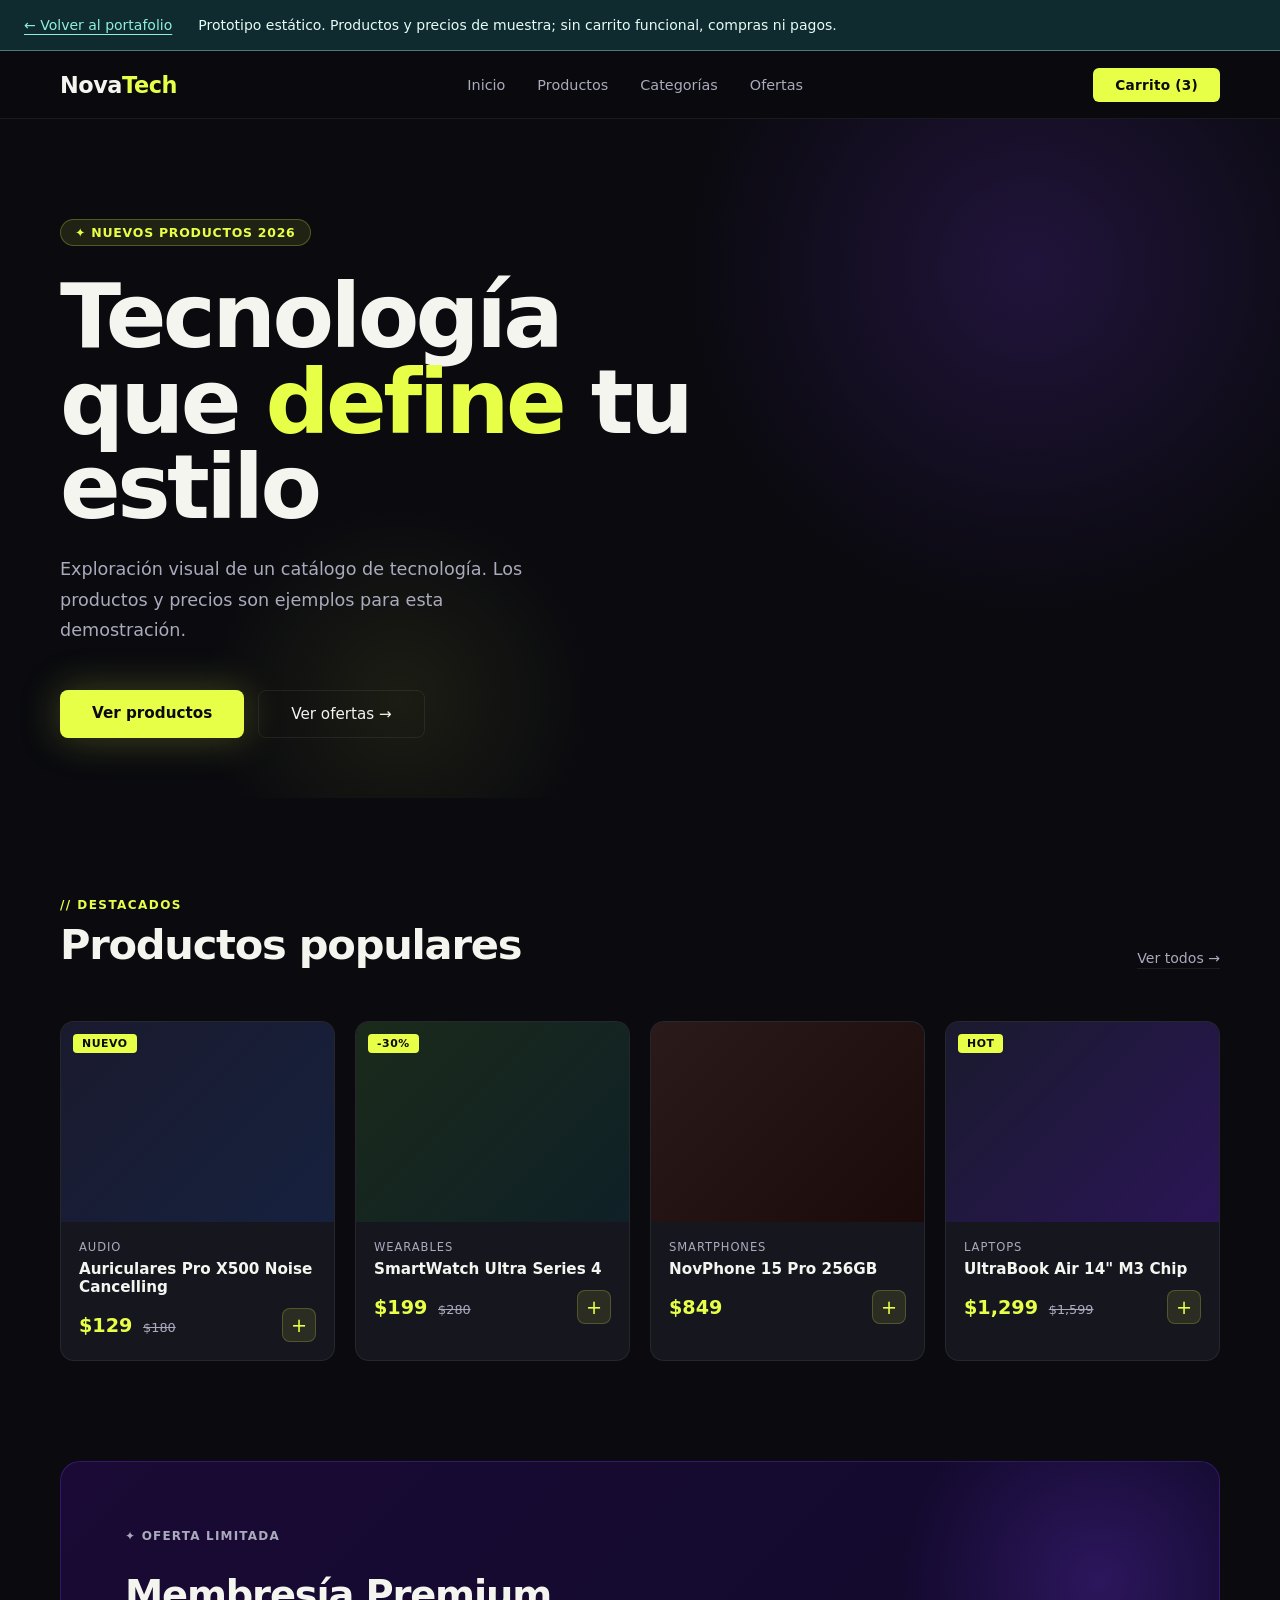
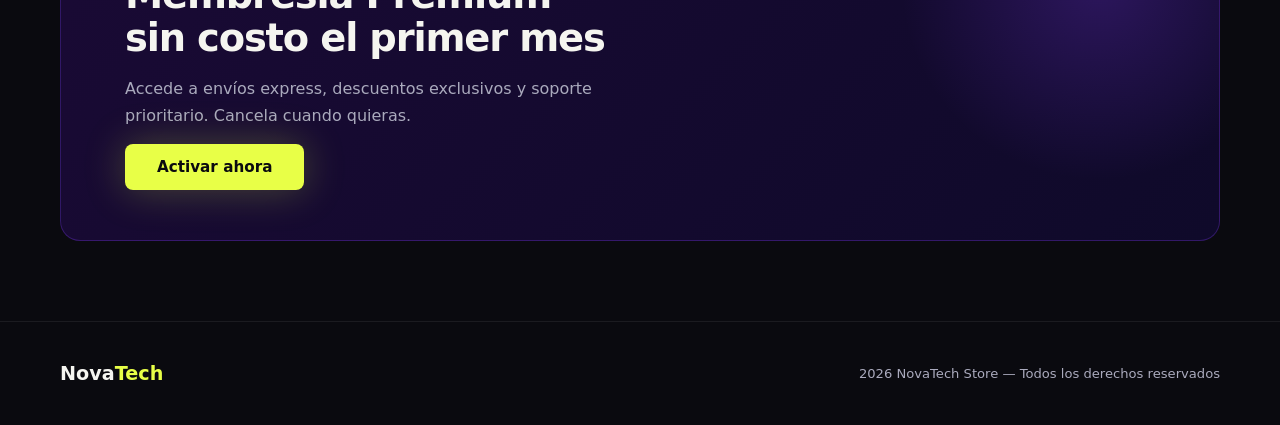
<file: proyecto-tienda.html>
<!DOCTYPE html>
<html lang="es">
<head>
  <meta charset="UTF-8"/>
  <meta name="viewport" content="width=device-width, initial-scale=1.0"/>
  <title>NovaTech Store — E-Commerce</title>
  <style>
    *, *::before, *::after { margin:0; padding:0; box-sizing:border-box; }
    :root {
      --bg: #0a0a0f;
      --bg2: #111118;
      --card: #16161f;
      --accent: #e8ff47;
      --accent2: #7c3aed;
      --text: #f5f5f0;
      --muted: #8888a0;
      --border: rgba(255,255,255,0.07);
    }
    html { scroll-behavior: smooth; }
    body { background: var(--bg); color: var(--text); font-family: system-ui, sans-serif; overflow-x: hidden; }

    /* NAV */
    nav {
      position: fixed; top:0; width:100%; z-index:100;
      display:flex; align-items:center; justify-content:space-between;
      padding: 0 60px; height: 68px;
      background: rgba(10,10,15,0.92);
      backdrop-filter: blur(20px);
      border-bottom: 1px solid var(--border);
    }
    .nav-logo { font-family: system-ui, sans-serif; font-size:1.4rem; font-weight:700; letter-spacing:-0.02em; }
    .nav-logo span { color: var(--accent); }
    .nav-links { display:flex; gap:32px; list-style:none; }
    .nav-links a { text-decoration:none; color:var(--muted); font-size:.9rem; font-weight:500; transition:color .2s; }
    .nav-links a:hover { color:var(--text); }
    .nav-cta {
      padding: 9px 22px; border-radius:6px;
      background: var(--accent); color: #0a0a0f;
      font-weight:700; font-size:.85rem;
      text-decoration:none; letter-spacing:.02em;
      transition: transform .2s, box-shadow .2s;
    }
    .nav-cta:hover { transform:translateY(-1px); box-shadow:0 8px 24px rgba(232,255,71,.3); }

    /* HERO */
    .hero {
      min-height: 100vh;
      display:flex; align-items:center;
      padding: 100px 60px 60px;
      position: relative; overflow:hidden;
    }
    .hero::before {
      content:'';
      position:absolute; top:-200px; right:-100px;
      width:700px; height:700px; border-radius:50%;
      background: radial-gradient(circle, rgba(124,58,237,.2) 0%, transparent 70%);
      pointer-events:none;
    }
    .hero::after {
      content:'';
      position:absolute; bottom:-100px; left:200px;
      width:400px; height:400px; border-radius:50%;
      background: radial-gradient(circle, rgba(232,255,71,.08) 0%, transparent 70%);
      pointer-events:none;
    }
    .hero-content { max-width:680px; position:relative; z-index:1; }
    .hero-badge {
      display:inline-flex; align-items:center; gap:8px;
      background: rgba(232,255,71,.1);
      border: 1px solid rgba(232,255,71,.25);
      border-radius:100px; padding:5px 14px;
      font-size:.78rem; font-weight:600;
      color:var(--accent); letter-spacing:.06em;
      text-transform:uppercase; margin-bottom:28px;
    }
    .hero h1 {
      font-family:system-ui, sans-serif;
      font-size: clamp(3rem, 7vw, 6rem);
      font-weight:700; line-height:.95;
      letter-spacing:-.04em; margin-bottom:24px;
    }
    .hero h1 em { font-style:normal; color:var(--accent); }
    .hero p { color:var(--muted); font-size:1.1rem; line-height:1.75; max-width:500px; margin-bottom:44px; font-weight:300; }
    .hero-btns { display:flex; gap:14px; flex-wrap:wrap; }
    .btn-yellow {
      padding:14px 32px; border-radius:8px;
      background:var(--accent); color:#0a0a0f;
      font-weight:700; font-size:.95rem;
      text-decoration:none;
      transition:transform .2s, box-shadow .2s;
      box-shadow:0 0 40px rgba(232,255,71,.25);
    }
    .btn-yellow:hover { transform:translateY(-2px); box-shadow:0 0 60px rgba(232,255,71,.4); }
    .btn-ghost {
      padding:14px 32px; border-radius:8px;
      border:1px solid var(--border); color:var(--text);
      font-weight:500; font-size:.95rem;
      text-decoration:none;
      transition:border-color .2s, background .2s;
    }
    .btn-ghost:hover { border-color:rgba(255,255,255,.2); background:rgba(255,255,255,.04); }

    /* STATS */
    .stats {
      display:flex; gap:48px;
      padding: 48px 60px;
      border-top:1px solid var(--border);
      border-bottom:1px solid var(--border);
      background:var(--bg2);
    }
    .stat-item { text-align:center; flex:1; }
    .stat-num {
      font-family:system-ui, sans-serif;
      font-size:2.4rem; font-weight:700;
      color:var(--accent); letter-spacing:-.03em;
      display:block;
    }
    .stat-label { color:var(--muted); font-size:.85rem; margin-top:4px; }

    /* PRODUCTOS */
    .section { padding:100px 60px; }
    .section-header { display:flex; justify-content:space-between; align-items:flex-end; margin-bottom:52px; }
    .section-tag { font-size:.75rem; font-weight:700; color:var(--accent); letter-spacing:.12em; text-transform:uppercase; margin-bottom:8px; }
    .section-title {
      font-family:system-ui, sans-serif;
      font-size:clamp(1.8rem,3.5vw,2.6rem);
      font-weight:700; letter-spacing:-.03em;
    }
    .ver-todos { color:var(--muted); font-size:.88rem; text-decoration:none; border-bottom:1px solid var(--border); padding-bottom:2px; transition:color .2s, border-color .2s; }
    .ver-todos:hover { color:var(--text); border-color:var(--muted); }

    .products-grid { display:grid; grid-template-columns:repeat(4,1fr); gap:20px; }
    .product-card {
      background:var(--card);
      border:1px solid var(--border);
      border-radius:14px; overflow:hidden;
      transition:transform .25s, border-color .25s, box-shadow .25s;
      cursor:default;
    }
    .product-card:hover {
      transform:translateY(-6px);
      border-color:rgba(232,255,71,.2);
      box-shadow:0 24px 48px rgba(0,0,0,.5);
    }
    .product-img {
      height:200px;
      display:flex; align-items:center; justify-content:center;
      font-size:4rem;
      position:relative; overflow:hidden;
    }
    .product-img.c1 { background:linear-gradient(135deg,#1a1a2e,#16213e); }
    .product-img.c2 { background:linear-gradient(135deg,#1a2a1a,#0f2027); }
    .product-img.c3 { background:linear-gradient(135deg,#2a1a1a,#1a0a0a); }
    .product-img.c4 { background:linear-gradient(135deg,#1a1a2e,#2a1555); }
    .product-badge {
      position:absolute; top:12px; left:12px;
      background:var(--accent); color:#0a0a0f;
      font-size:.68rem; font-weight:800;
      padding:3px 9px; border-radius:4px;
      letter-spacing:.05em;
    }
    .product-info { padding:18px; }
    .product-category { font-size:.72rem; color:var(--muted); text-transform:uppercase; letter-spacing:.08em; margin-bottom:6px; }
    .product-name { font-weight:600; font-size:.95rem; margin-bottom:12px; }
    .product-footer { display:flex; justify-content:space-between; align-items:center; }
    .product-price { font-family:system-ui, sans-serif; font-size:1.2rem; font-weight:700; color:var(--accent); }
    .product-price s { font-size:.8rem; color:var(--muted); font-family:system-ui, sans-serif; margin-left:4px; font-weight:400; }
    .add-btn {
      width:34px; height:34px; border-radius:8px;
      background:rgba(232,255,71,.1);
      border:1px solid rgba(232,255,71,.2);
      color:var(--accent); font-size:1.2rem;
      display:flex; align-items:center; justify-content:center;
      cursor:default; transition:background .2s;
    }
    .add-btn:hover { background:rgba(232,255,71,.2); }

    /* BANNER */
    .banner {
      margin:0 60px;
      border-radius:20px;
      padding:64px;
      background:linear-gradient(135deg,#1a0a35,#0f0a2a);
      border:1px solid rgba(124,58,237,.3);
      display:flex; align-items:center; justify-content:space-between;
      position:relative; overflow:hidden;
    }
    .banner::before {
      content:'';
      position:absolute; right:-80px; top:-80px;
      width:400px; height:400px; border-radius:50%;
      background:radial-gradient(circle,rgba(124,58,237,.25) 0%,transparent 70%);
    }
    .banner-content { position:relative; z-index:1; max-width:480px; }
    .banner-tag { font-size:.75rem; font-weight:700; color:#a78bfa; letter-spacing:.1em; text-transform:uppercase; margin-bottom:12px; }
    .banner h2 { font-family:system-ui, sans-serif; font-size:2.4rem; font-weight:700; letter-spacing:-.03em; margin-bottom:16px; line-height:1.1; }
    .banner p { color:var(--muted); line-height:1.7; margin-bottom:28px; }
    .banner-emoji { font-size:8rem; position:relative; z-index:1; }

    /* FOOTER */
    footer {
      margin-top:80px;
      padding:40px 60px;
      border-top:1px solid var(--border);
      display:flex; justify-content:space-between; align-items:center;
    }
    .footer-logo { font-family:system-ui, sans-serif; font-size:1.2rem; font-weight:700; }
    .footer-logo span { color:var(--accent); }
    footer p { color:var(--muted); font-size:.82rem; }

    @media(max-width:768px) {
      nav { padding:0 20px; }
      .nav-links { display:none; }
      .hero { padding:100px 20px 60px; }
      .stats { padding:32px 20px; gap:24px; flex-wrap:wrap; }
      .section { padding:72px 20px; }
      .section-header { flex-direction:column; align-items:flex-start; gap:16px; }
      .products-grid { grid-template-columns:repeat(2,1fr); }
      .banner { margin:0 20px; padding:36px 24px; flex-direction:column; gap:24px; text-align:center; }
      footer { flex-direction:column; gap:12px; padding:32px 20px; text-align:center; }
    }
  </style>
  <meta name="description" content="Prototipo estático. Productos y precios de muestra; sin carrito funcional, compras ni pagos.">
  <link rel="stylesheet" href="css/demos.css">
  <link rel="icon" type="image/svg+xml" href="img/favicon.svg">
</head>
<body class="demo-tienda">
  <aside class="demo-notice" aria-label="Acerca de esta demostración"><a href="index.html">← Volver al portafolio</a><p>Prototipo estático. Productos y precios de muestra; sin carrito funcional, compras ni pagos.</p></aside>
  <main id="demo-contenido">

  <nav>
    <div class="nav-logo">Nova<span>Tech</span></div>
    <ul class="nav-links">
      <li><span>Inicio</span></li>
      <li><span>Productos</span></li>
      <li><span>Categorías</span></li>
      <li><span>Ofertas</span></li>
    </ul>
    <span class="nav-cta"> Carrito (3)</span>
  </nav>

  <!-- HERO -->
  <section class="hero">
    <div class="hero-content">
      <div class="hero-badge">✦ Nuevos productos 2026</div>
      <h1>Tecnología que <em>define</em> tu estilo</h1>
      <p>Exploración visual de un catálogo de tecnología. Los productos y precios son ejemplos para esta demostración.</p>
      <div class="hero-btns">
        <a href="#productos" class="btn-yellow">Ver productos</a>
        <span class="btn-ghost">Ver ofertas →</span>
      </div>
    </div>
  </section>

  <!-- STATS -->


  <!-- PRODUCTOS -->
  <section class="section" id="productos">
    <div class="section-header">
      <div>
        <p class="section-tag">// destacados</p>
        <h2 class="section-title">Productos populares</h2>
      </div>
      <span class="ver-todos">Ver todos →</span>
    </div>
    <div class="products-grid">

      <div class="product-card">
        <div class="product-img c1">

          <span class="product-badge">NUEVO</span>
        </div>
        <div class="product-info">
          <p class="product-category">Audio</p>
          <p class="product-name">Auriculares Pro X500 Noise Cancelling</p>
          <div class="product-footer">
            <span class="product-price">$129 <s>$180</s></span>
            <div class="add-btn">+</div>
          </div>
        </div>
      </div>

      <div class="product-card">
        <div class="product-img c2">

          <span class="product-badge">-30%</span>
        </div>
        <div class="product-info">
          <p class="product-category">Wearables</p>
          <p class="product-name">SmartWatch Ultra Series 4</p>
          <div class="product-footer">
            <span class="product-price">$199 <s>$280</s></span>
            <div class="add-btn">+</div>
          </div>
        </div>
      </div>

      <div class="product-card">
        <div class="product-img c3">

        </div>
        <div class="product-info">
          <p class="product-category">Smartphones</p>
          <p class="product-name">NovPhone 15 Pro 256GB</p>
          <div class="product-footer">
            <span class="product-price">$849</span>
            <div class="add-btn">+</div>
          </div>
        </div>
      </div>

      <div class="product-card">
        <div class="product-img c4">

          <span class="product-badge">HOT</span>
        </div>
        <div class="product-info">
          <p class="product-category">Laptops</p>
          <p class="product-name">UltraBook Air 14" M3 Chip</p>
          <div class="product-footer">
            <span class="product-price">$1,299 <s>$1,599</s></span>
            <div class="add-btn">+</div>
          </div>
        </div>
      </div>

    </div>
  </section>

  <!-- BANNER PROMO -->
  <div class="banner">
    <div class="banner-content">
      <p class="banner-tag">✦ Oferta limitada</p>
      <h2>Membresía Premium sin costo el primer mes</h2>
      <p>Accede a envíos express, descuentos exclusivos y soporte prioritario. Cancela cuando quieras.</p>
      <span class="btn-yellow">Activar ahora</span>
    </div>
    <div class="banner-emoji"></div>
  </div>

  <!-- FOOTER -->
  <footer>
    <div class="footer-logo">Nova<span>Tech</span></div>
    <p> 2026 NovaTech Store — Todos los derechos reservados</p>
  </footer>

  </main>
</body>
</html>
</file>
<file: css/styles.css>
/* Shared tokens and layout for the professional portfolio. */
:root {
  color-scheme:dark;
  --bg:#0b121b;
  --surface:#101a25;
  --card:#14212e;
  --text:#edf3f7;
  --muted:#a3b3c1;
  --accent:#68dfcd;
  --border:#293846;
}
* {
  box-sizing:border-box;
}
html {
  scroll-behavior:smooth;
  scroll-padding-top:100px;
}
body {
  margin:0;
  background:var(--bg);
  color:var(--text);
  font-family:Inter,"Segoe UI",Arial,sans-serif;
  line-height:1.7;
}
a {
  color:inherit;
  text-decoration:none;
}
button {
  font:inherit;
}
a,button,summary {
  touch-action:manipulation;
}
a:focus-visible,button:focus-visible,summary:focus-visible {
  outline:2px solid var(--accent);
  outline-offset:6px;
}
a:hover {
  color:var(--accent);
}
[hidden] {
  display:none!important;
}
.container {
  width:min(1160px,calc(100% - 80px));
  margin-inline:auto;
}
.skip-link {
  position:fixed;
  top:12px;
  left:12px;
  z-index:300;
  transform:translateY(-160%);
  background:var(--accent);
  color:var(--bg);
  padding:10px 20px;
}
.skip-link:focus {
  transform:none;
}
.navbar {
  position:sticky;
  top:0;
  z-index:100;
  background:#0b121bf5;
  border-bottom:1px solid var(--border);
}
.nav-inner {
  min-height:82px;
  display:flex;
  align-items:center;
  justify-content:space-between;
  gap:24px;
}
.logo {
  font-size:1.65rem;
  font-weight:750;
  letter-spacing:-.08em;
}
.logo span {
  color:var(--accent);
}
nav {
  display:flex;
  gap:24px;
  align-items:center;
}
nav a {
  font-size:.8rem;
  color:var(--muted);
  padding:12px 0;
}
.nav-contact {
  color:var(--accent);
}
.menu-button {
  display:none;
  color:var(--text);
  background:transparent;
  border:1px solid var(--border);
  padding:7px 14px;
  border-radius:5px;
  cursor:pointer;
}
.hero {
  display:grid;
  grid-template-columns:minmax(0,1fr) 330px;
  gap:70px;
  align-items:center;
  min-height:690px;
  padding-block:80px 90px;
}
.availability {
  display:flex;
  align-items:center;
  gap:9px;
  font-size:.76rem;
  color:var(--accent);
  margin:0 0 36px;
}
.availability span {
  width:7px;
  height:7px;
  border-radius:50%;
  background:var(--accent);
}
.eyebrow {
  font-size:.72rem;
  letter-spacing:.12em;
  text-transform:uppercase;
  color:var(--accent);
  font-weight:600;
  margin:0 0 18px;
}
h1,h2,h3,p,figure {
  margin-top:0;
}
h1 {
  font-size:clamp(2.3rem,4.4vw,3.8rem);
  letter-spacing:-.055em;
  line-height:1.12;
  font-weight:650;
  margin-bottom:25px;
}
h1 span {
  color:var(--accent);
}
h2 {
  font-size:clamp(1.8rem,3vw,2.6rem);
  letter-spacing:-.04em;
  font-weight:600;
  line-height:1.2;
  margin-bottom:20px;
}
h3 {
  font-size:1rem;
  line-height:1.5;
  font-weight:600;
}
.hero-desc {
  color:var(--muted);
  font-size:1rem;
  max-width:620px;
  line-height:1.85;
  margin-bottom:30px;
}
.actions {
  display:flex;
  gap:12px;
  flex-wrap:wrap;
}
.button {
  display:inline-flex;
  gap:28px;
  align-items:center;
  justify-content:center;
  padding:12px 22px;
  border-radius:5px;
  font-size:.86rem;
  font-weight:650;
  transition:background .2s,border-color .2s;
}
.primary {
  background:var(--accent);
  color:var(--bg);
}
.primary:hover {
  background:#95eedf;
  color:var(--bg);
}
.secondary {
  border:1px solid #455869;
}
.secondary:hover {
  border-color:var(--accent);
}
.location {
  font-size:.72rem;
  color:var(--muted);
  margin:30px 0 0;
}
.location span {
  margin:0 9px;
  color:#526575;
}
.portrait {
  margin:0;
  align-self:center;
}
.portrait img {
  display:block;
  width:100%;
  height:390px;
  object-fit:cover;
  object-position:center;
  border-radius:8px 8px 0 0;
  background:var(--surface);
}
.portrait figcaption {
  display:flex;
  justify-content:space-between;
  gap:10px;
  padding:15px 13px;
  border:1px solid var(--border);
  border-top:0;
  border-radius:0 0 8px 8px;
  font-size:.65rem;
  color:var(--muted);
}
.portrait figcaption span:first-child {
  color:var(--text);
}
.section {
  padding-block:85px;
}
.shaded {
  background:var(--surface);
  border-block:1px solid var(--border);
}
.split {
  display:grid;
  grid-template-columns:.85fr 1.15fr;
  gap:95px;
}
.section-intro {
  max-width:390px;
  color:var(--muted);
  font-size:.95rem;
}
.prose p {
  font-size:.92rem;
  color:var(--muted);
  margin-bottom:18px;
}
.competencies {
  border-top:1px solid var(--border);
  padding-top:22px;
  margin-top:24px;
}
.competencies h3 {
  margin-bottom:9px;
}
.competencies p {
  font-size:.81rem;
}
.prose .languages {
  font-size:.8rem;
  margin:25px 0 0;
}
.languages strong {
  color:var(--text);
  margin-right:18px;
}
.languages span {
  margin-inline:12px;
}
.section-heading {
  display:flex;
  justify-content:space-between;
  align-items:end;
  gap:45px;
  margin-bottom:34px;
}
.section-heading h2 {
  margin-bottom:0;
}
.section-heading>p {
  color:var(--muted);
  font-size:.87rem;
  max-width:340px;
  margin-bottom:2px;
}
.skills-grid {
  display:grid;
  grid-template-columns:repeat(3,minmax(0,1fr));
  gap:14px;
}
.skill-card {
  padding:25px;
  background:var(--surface);
  border:1px solid var(--border);
  border-radius:7px;
}
.skill-card h3 {
  margin-bottom:12px;
}
.skill-card p {
  font-size:.83rem;
  color:var(--muted);
  margin-bottom:0;
  line-height:1.95;
}
.skill-card:last-child {
  grid-column:span 2;
}
.knowledge {
  margin-top:22px;
  border-bottom:1px solid var(--border);
}
summary {
  cursor:pointer;
  font-size:.87rem;
  padding:15px 0;
  color:var(--accent);
}
.knowledge-grid {
  display:grid;
  grid-template-columns:repeat(3,1fr);
  gap:25px;
  padding-block:15px;
}
.knowledge-grid p {
  font-size:.82rem;
  color:var(--muted);
}
.knowledge-grid strong {
  display:block;
  color:var(--text);
  margin-bottom:8px;
}
.projects-grid {
  display:grid;
  grid-template-columns:repeat(3,minmax(0,1fr));
  gap:18px;
}
.project-card {
  padding:28px 24px;
  border:1px solid var(--border);
  border-radius:8px;
  background:var(--bg);
  display:flex;
  flex-direction:column;
  transition:border-color .2s;
}
.project-card:hover {
  border-color:#497a7a;
}
.project-top {
  display:flex;
  align-items:center;
  justify-content:space-between;
  gap:8px;
  margin-bottom:36px;
}
.project-number {
  font:400 .85rem ui-monospace,monospace;
  color:var(--muted);
}
.badge {
  display:inline-block;
  padding:3px 8px;
  background:#17342f;
  color:#8be7d6;
  font-size:.65rem;
  border:1px solid #31574e;
  border-radius:4px;
}
.project-card h3 {
  font-size:1.45rem;
  letter-spacing:-.03em;
  margin-bottom:2px;
}
.project-subtitle {
  font-size:.83rem;
  color:var(--accent);
  margin-bottom:18px;
}
.project-desc {
  font-size:.83rem;
  color:var(--muted);
  margin-bottom:22px;
}
.tags {
  display:flex;
  flex-wrap:wrap;
  gap:7px;
  list-style:none;
  padding:0;
  margin: auto 0 25px;
}
.tags li {
  font-size:.66rem;
  color:var(--muted);
  border:1px solid var(--border);
  padding:2px 7px;
  border-radius:3px;
}
.project-links {
  border-top:1px solid var(--border);
  padding-top:18px;
  display:flex;
  justify-content:space-between;
  gap:10px;
  font-size:.76rem;
}
.project-links a:first-child {
  color:var(--accent);
}
.project-note {
  font-size:.8rem;
  color:var(--muted);
  max-width:850px;
  margin:25px 0 0;
}
.education {
  display:grid;
  grid-template-columns:1fr 1.6fr;
  gap:50px;
  border-top:1px solid var(--border);
  padding:30px 0;
}
.education:last-child {
  padding-bottom:0;
}
.institution {
  font-size:.9rem;
  margin:12px 0;
  color:var(--muted);
  max-width:300px;
}
.education h3 {
  margin-bottom:5px;
}
.education p:not(.institution) {
  font-size:.82rem;
  color:var(--muted);
  margin-bottom:20px;
}
.education p:last-child {
  margin-bottom:0;
}
.neutral {
  color:var(--muted);
  border-color:var(--border);
  background:var(--surface);
}
.credentials {
  display:grid;
  grid-template-columns:1fr 1fr;
  gap:0 30px;
}
.credential {
  padding:22px 0;
  border-bottom:1px solid var(--border);
  display:flex;
  align-items:center;
  justify-content:space-between;
  gap:20px;
}
.credential small {
  display:block;
  font-size:.66rem;
  color:var(--muted);
  margin-bottom:6px;
}
.credential strong {
  font-size:.86rem;
  font-weight:500;
  display:block;
}
.verify {
  font-size:.69rem;
  color:var(--accent);
  flex-shrink:0;
}
.course-note {
  color:var(--muted);
  font-size:.78rem;
  max-width:900px;
  margin:25px 0 0;
}
.course-note strong {
  color:var(--text);
}
.contact {
  display:grid;
  grid-template-columns:1.5fr .7fr;
  gap:80px;
}
.contact h2 {
  font-size:clamp(2rem,3.5vw,3rem);
}
.email-link {
  display:inline-block;
  color:var(--accent);
  font-size:clamp(.9rem,1.7vw,1.3rem);
  margin:12px 0 17px;
  overflow-wrap:anywhere;
}
.phone {
  font-size:.83rem;
}
.contact-location {
  font-size:.77rem;
  color:var(--muted);
  display:inline-block;
  margin-left:22px;
}
.contact-aside {
  align-self:center;
}
.contact-aside>a {
  display:flex;
  justify-content:space-between;
  border-bottom:1px solid var(--border);
  padding:15px 0;
  font-size:.9rem;
}
.contact-aside>a span {
  color:var(--accent);
}
.cv {
  padding-top:25px;
}
.cv p {
  font-size:.85rem;
  margin-bottom:3px;
}
.cv span {
  font-size:.75rem;
  color:var(--muted);
}
.cv-download {
  color:var(--accent);
  font-size:.85rem;
}
footer {
  border-top:1px solid var(--border);
}
.footer-inner {
  display:flex;
  justify-content:space-between;
  gap:20px;
  padding-block:24px;
  font-size:.71rem;
  color:var(--muted);
}
.footer-inner p {
  margin:0;
}
@media(max-width:1100px) {
  nav {
    gap:16px;
  }
  .hero {
    gap:35px;
    grid-template-columns:minmax(0,1fr) 285px;
  }
  .portrait img {
    height:350px;
  }
  .project-top {
    flex-wrap:wrap;
  }
  .project-card {
    padding:23px 18px;
  }
}
@media(max-width:960px) {
  .container {
    width:calc(100% - 48px);
  }
  .nav-inner {
    flex-wrap:wrap;
    padding-block:15px;
    min-height:72px;
  }
  .menu-button:not([hidden]) {
    display:block;
  }
  .menu-button:not([hidden])~nav {
    display:none;
  }
  .menu-button:not([hidden])~nav.is-open {
    display:flex;
  }
  nav {
    width:100%;
    flex-wrap:wrap;
    gap:8px 22px;
    padding-bottom:10px;
  }
  nav a {
    padding:9px 0;
  }
  .hero {
    min-height:auto;
    grid-template-columns:minmax(0,1fr) 250px;
    padding-block:65px;
    gap:30px;
  }
  .portrait img {
    height:320px;
  }
  .split {
    gap:40px;
    grid-template-columns:.8fr 1.2fr;
  }
  .skills-grid {
    grid-template-columns:repeat(2,1fr);
  }
  .skill-card:last-child {
    grid-column:span 2;
  }
  .projects-grid {
    grid-template-columns:1fr;
  }
  .project-top {
    margin-bottom:20px;
  }
  .project-card {
    padding:28px;
  }
  .project-desc {
    max-width:670px;
  }
  .project-links {
    justify-content:flex-start;
    gap:28px;
  }
  .credentials {
    grid-template-columns:1fr;
  }
  .contact {
    gap:40px;
  }
  .knowledge-grid {
    grid-template-columns:1fr;
    gap:0;
  }
}
@media(max-width:640px) {
  .container {
    width:calc(100% - 40px);
  }
  .hero {
    grid-template-columns:1fr;
    padding-block:45px 55px;
    gap:35px;
  }
  .hero .eyebrow {
    font-size:.64rem;
    max-width:310px;
  }
  .availability {
    margin-bottom:28px;
  }
  h1 {
    font-size:clamp(2.1rem,8.5vw,3rem);
  }
  .hero-desc {
    font-size:.9rem;
  }
  .location {
    max-width:290px;
    line-height:2;
  }
  .portrait {
    max-width:340px;
    width:100%;
  }
  .portrait img {
    height:340px;
  }
  .section {
    padding-block:58px;
  }
  .split,.contact {
    grid-template-columns:1fr;
    gap:24px;
  }
  .section-heading {
    display:block;
    margin-bottom:26px;
  }
  .section-heading>p {
    margin-top:18px;
  }
  .skills-grid {
    grid-template-columns:1fr;
  }
  .skill-card:last-child {
    grid-column:auto;
  }
  .skill-card {
    padding:22px;
  }
  .education {
    grid-template-columns:1fr;
    gap:10px;
    padding-block:25px;
  }
  .credential {
    gap:12px;
  }
  .verify {
    font-size:.63rem;
  }
  .credential strong {
    font-size:.8rem;
  }
  .contact-location {
    display:block;
    margin:8px 0 0;
  }
  .footer-inner {
    flex-direction:column;
    gap:8px;
  }
  .languages strong {
    display:block;
    margin-bottom:7px;
  }
}
@media(prefers-reduced-motion:reduce) {
  html {
    scroll-behavior:auto;
  }
  *,*::before,*::after {
    animation:none!important;
    transition:none!important;
  }
}
</file>
<file: css/demos.css>
/* Presentation and accessibility shared by the preserved academic prototypes. */
.demo-notice {
  position:relative;
  z-index:110;
  background:#102b30;
  color:#e6fbf6;
  padding:14px 24px;
  font:14px/1.6 system-ui,sans-serif;
  display:flex;
  gap:26px;
  align-items:center;
  border-bottom:1px solid #487c78;
}
.demo-notice a {
  color:#8ef0da;
  flex-shrink:0;
  text-decoration:underline;
  text-underline-offset:4px;
}
.demo-notice p {
  margin:0;
}
.demo-tienda nav {
  position:sticky;
}
.demo-tienda .hero {
  min-height:600px;
}
.demo-pos .layout {
  height:auto;
  min-height:calc(100vh - 150px);
  overflow:visible;
}
.demo-pos .products-area {
  overflow:visible;
}
.demo-pos .cart-panel {
  overflow:visible;
}
.demo-pos .topbar-logo {
  margin:0;
}
.demo-pos {
  --muted:#a6a6a6;
}
.demo-clima .aq-desc {
  color:#166534;
}
.demo-tienda {
  --muted:#aaaabd;
}
.nav-links span {
  font-size:.9rem;
  color:var(--muted);
}
.demo-pos .btn-cobrar {
  cursor:not-allowed;
  opacity:.65;
}
.demo-pos .topbar {
  height:auto;
  min-height:56px;
  gap:12px;
  padding-block:12px;
}
a:focus-visible,button:focus-visible {
  outline:3px solid #44bfb0;
  outline-offset:5px;
}
.weather-meta {
  flex-wrap:wrap;
}
.demo-clima .forecast-item:nth-child(n) {
  display:block;
}
@media(max-width:1000px) {
  .demo-pos .layout {
    grid-template-columns:1fr;
  }
  .demo-pos .sidenav {
    display:none;
  }
  .demo-pos .cart-panel {
    max-height:none;
  }
  .demo-pos .pos-grid {
    grid-template-columns:repeat(3,minmax(0,1fr));
  }
  .demo-pos .topbar-info {
    flex-wrap:wrap;
    gap:12px;
  }
  .demo-pos .search-bar {
    min-width:0;
  }
  .demo-pos .statusbar {
    flex-wrap:wrap;
  }
  .demo-clima .main {
    grid-template-columns:1fr;
  }
  .demo-tienda .products-grid {
    grid-template-columns:repeat(2,minmax(0,1fr));
  }
}
@media(max-width:640px) {
  .demo-notice {
    flex-direction:column;
    align-items:flex-start;
    gap:5px;
    padding:12px 20px;
    font-size:12px;
  }
  .demo-pos .pos-grid {
    grid-template-columns:repeat(2,minmax(0,1fr));
  }
  .demo-pos .topbar {
    flex-direction:column;
    align-items:flex-start;
  }
  .demo-pos .pos-toolbar {
    flex-wrap:wrap;
  }
  .demo-tienda .products-grid {
    grid-template-columns:1fr;
  }
  .demo-tienda .hero {
    min-height:auto;
  }
  .demo-tienda .hero h1 {
    font-size:2.8rem;
  }
  .demo-clima .forecast {
    grid-template-columns:repeat(2,1fr);
  }
}
@media(prefers-reduced-motion:reduce) {
  html {
    scroll-behavior:auto;
  }
  *,*::before,*::after {
    transition:none!important;
    animation:none!important;
  }
}
.demo-pos .filter-tabs {
  flex-wrap:wrap;
  min-width:0;
}
</file>
